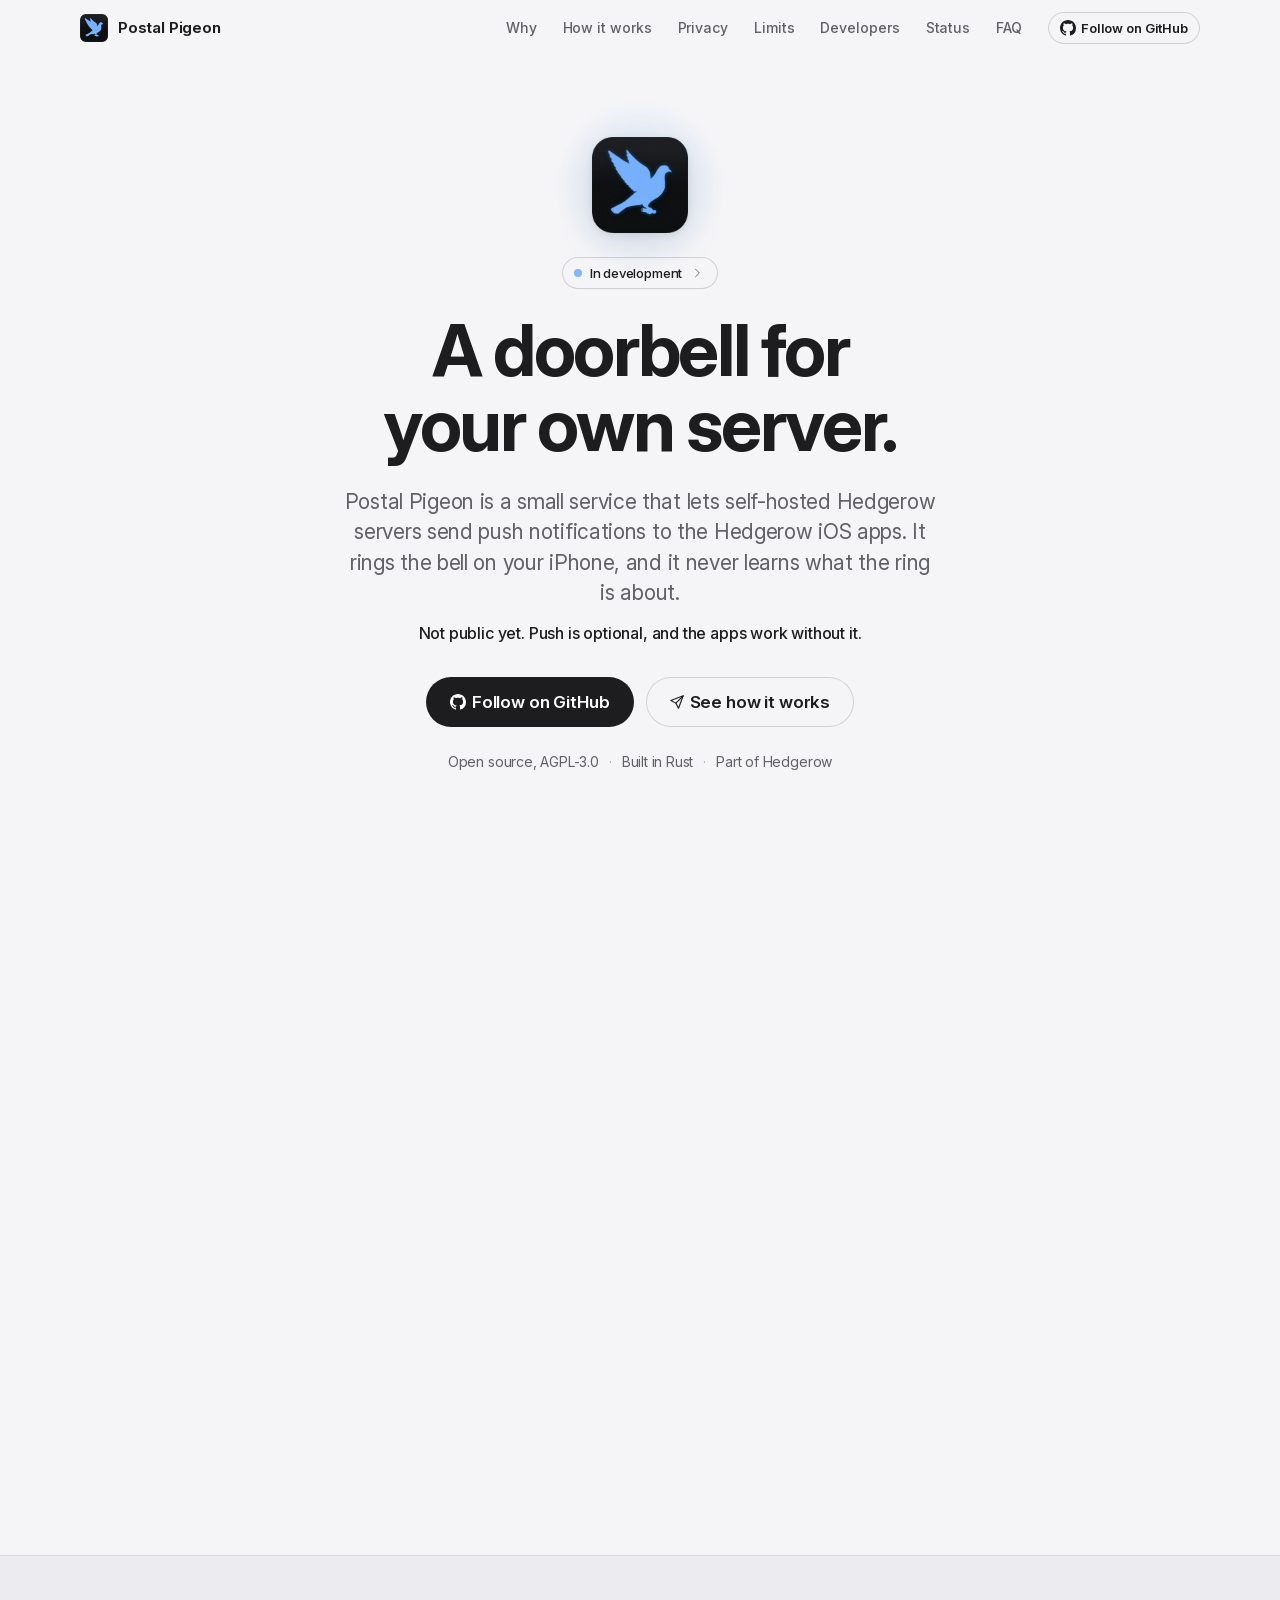
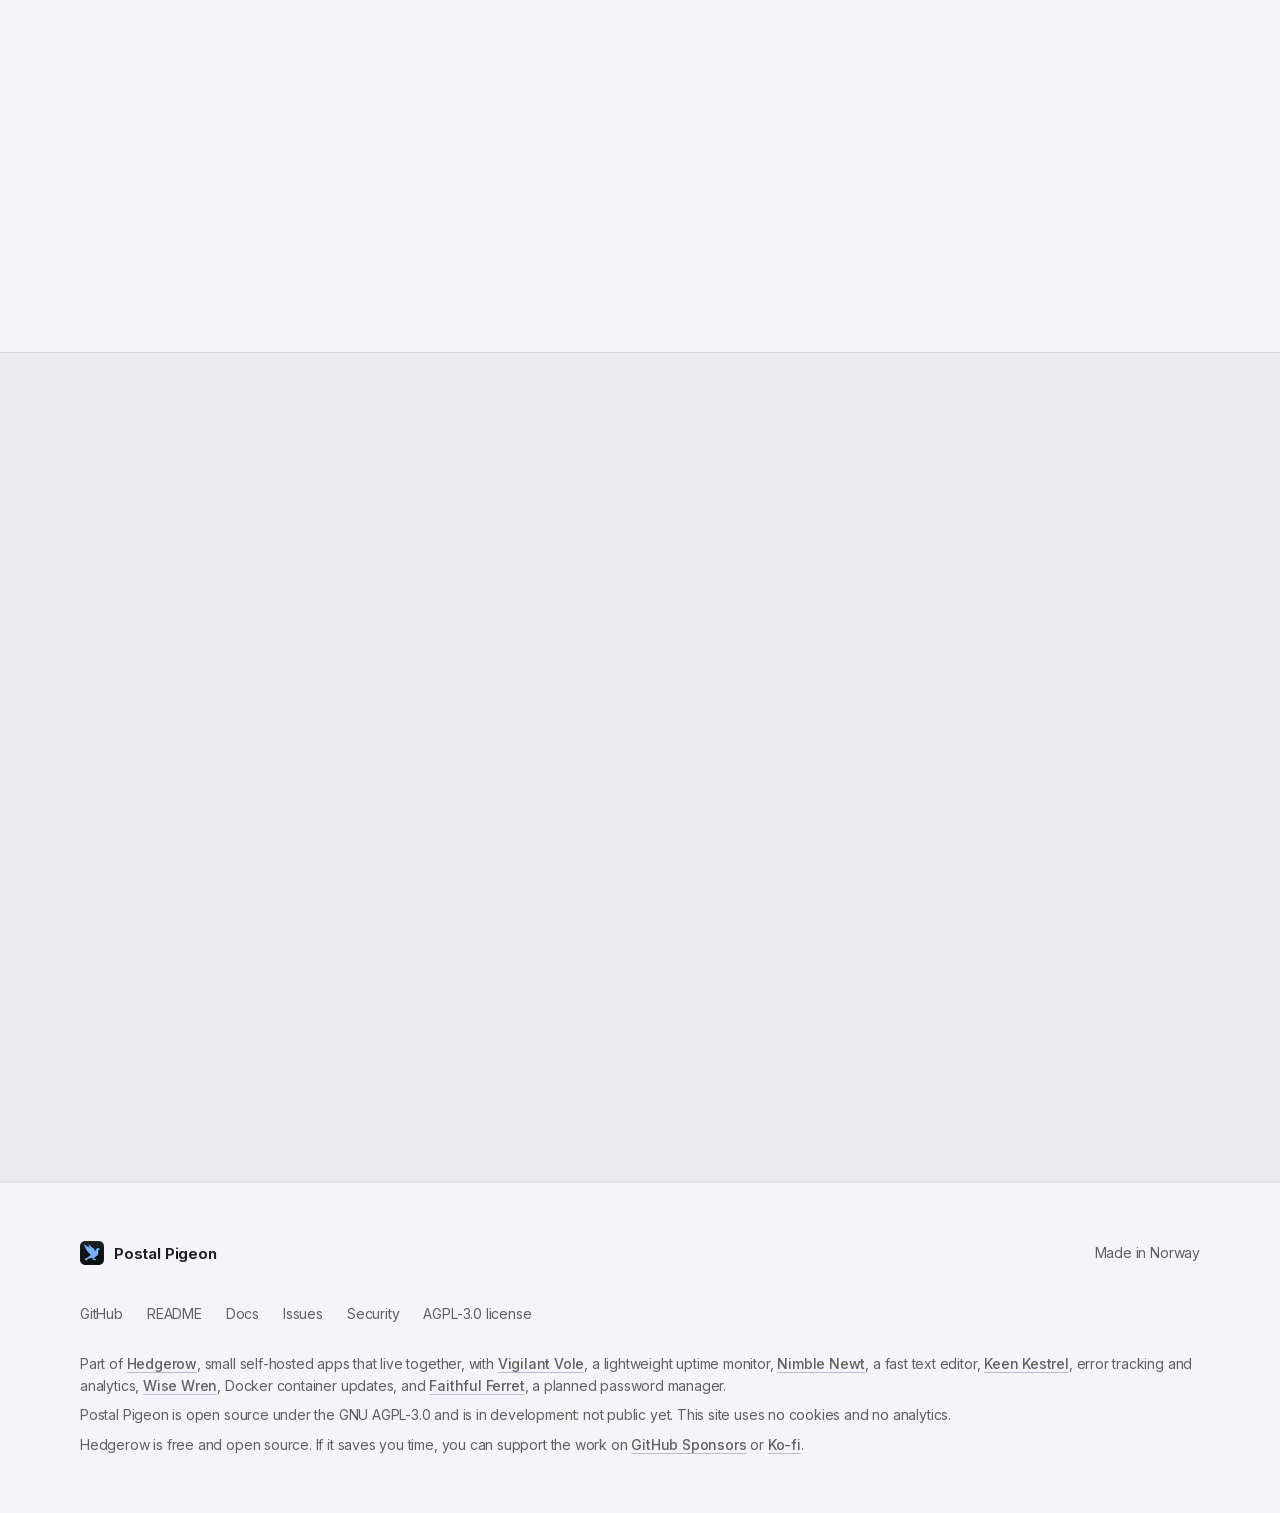
<file: site/index.html>
<!doctype html>
<html lang="en">
  <head>
    <meta charset="utf-8" />
    <meta name="viewport" content="width=device-width, initial-scale=1, viewport-fit=cover" />
    <meta
      http-equiv="Content-Security-Policy"
      content="default-src 'none'; script-src 'self' 'sha256-WZRJfWvsnNCPcxzZwvyhovnZGqhZaC+8gPGPRbx6wTk='; style-src 'self'; img-src 'self'; font-src 'self'; manifest-src 'self'; base-uri 'self'; form-action 'none'"
    />
    <title>Postal Pigeon — the push relay for self-hosted Hedgerow servers (in development)</title>
    <meta
      name="description"
      content="Postal Pigeon is a small open source service that lets self-hosted Hedgerow servers send push notifications to the Hedgerow iOS apps. It is a content-free doorbell: it never learns what happened. In development, not public yet."
    />
    <script>document.documentElement.classList.add("js");</script>
    <link rel="canonical" href="https://hedgerow.tools/Postal-Pigeon/" />
    <link rel="icon" href="favicon.png" type="image/png" sizes="48x48" />
    <link rel="apple-touch-icon" href="apple-touch-icon.png" />
    <link rel="manifest" href="manifest.webmanifest" />
    <meta name="color-scheme" content="light dark" />
    <meta name="theme-color" content="#0b0b0d" media="(prefers-color-scheme: dark)" />
    <meta name="theme-color" content="#f5f5f7" media="(prefers-color-scheme: light)" />
    <meta property="og:type" content="website" />
    <meta property="og:url" content="https://hedgerow.tools/Postal-Pigeon/" />
    <meta property="og:site_name" content="Postal Pigeon" />
    <meta property="og:title" content="Postal Pigeon — the push relay for self-hosted Hedgerow servers" />
    <meta
      property="og:description"
      content="A content-free doorbell: your own server asks Pigeon to ring your iPhone, and Pigeon never learns what happened. Open source, from the Hedgerow family. In development, not public yet."
    />
    <meta property="og:image" content="https://hedgerow.tools/Postal-Pigeon/assets/pigeon-icon.png" />
    <meta property="og:image:type" content="image/png" />
    <meta property="og:image:width" content="1024" />
    <meta property="og:image:height" content="1024" />
    <meta property="og:image:alt" content="The Postal Pigeon logo, a light blue pigeon carrying a message on a dark tile." />
    <meta name="twitter:card" content="summary" />
    <meta name="twitter:title" content="Postal Pigeon — the push relay for self-hosted Hedgerow servers" />
    <meta
      name="twitter:description"
      content="A content-free doorbell: your own server asks Pigeon to ring your iPhone, and Pigeon never learns what happened. Open source, from the Hedgerow family. In development, not public yet."
    />
    <meta name="twitter:image" content="https://hedgerow.tools/Postal-Pigeon/assets/pigeon-icon.png" />
    <link rel="preload" href="fonts/InterVariable.woff2" as="font" type="font/woff2" crossorigin />
    <link rel="stylesheet" href="styles.css" />
    <script type="application/ld+json">
      {
        "@context": "https://schema.org",
        "@type": "SoftwareApplication",
        "name": "Postal Pigeon",
        "description": "A small open source push relay that lets self-hosted Hedgerow servers send content-free push notifications to the Hedgerow iOS apps. In development; not public yet.",
        "url": "https://hedgerow.tools/Postal-Pigeon/",
        "applicationCategory": "DeveloperApplication",
        "operatingSystem": "Docker (planned)",
        "image": "https://hedgerow.tools/Postal-Pigeon/icon-512.png",
        "license": "https://github.com/Ferdinand99/Postal-Pigeon/blob/main/LICENSE",
        "sameAs": ["https://github.com/Ferdinand99/Postal-Pigeon"]
      }
    </script>
    <script src="app.js" defer></script>
  </head>
  <body>
    <svg width="0" height="0" class="vh" aria-hidden="true" focusable="false">
      <symbol id="gh" viewBox="0 0 16 16">
        <path d="M8 0C3.58 0 0 3.58 0 8c0 3.54 2.29 6.53 5.47 7.59.4.07.55-.17.55-.38 0-.19-.01-.82-.01-1.49-2.01.37-2.53-.49-2.69-.94-.09-.23-.48-.94-.82-1.13-.28-.15-.68-.52-.01-.53.63-.01 1.08.58 1.23.82.72 1.21 1.87.87 2.33.66.07-.52.28-.87.51-1.07-1.78-.2-3.64-.89-3.64-3.95 0-.87.31-1.59.82-2.15-.08-.2-.36-1.02.08-2.12 0 0 .67-.21 2.2.82.64-.18 1.32-.27 2-.27.68 0 1.36.09 2 .27 1.53-1.04 2.2-.82 2.2-.82.44 1.1.16 1.92.08 2.12.51.56.82 1.27.82 2.15 0 3.07-1.87 3.75-3.65 3.95.29.25.54.73.54 1.48 0 1.07-.01 1.93-.01 2.2 0 .21.15.46.55.38A8.01 8.01 0 0 0 16 8c0-4.42-3.58-8-8-8z" />
      </symbol>
    </svg>

    <a class="skip" href="#main">Skip to content</a>

    <header class="topbar" id="top">
      <div class="wrap topbar-inner">
        <a class="brand" href="#top">
          <img src="favicon.png" alt="" width="28" height="28" />
          <span>Postal Pigeon</span>
        </a>

        <button class="nav-toggle" type="button" aria-label="Menu" aria-expanded="false" aria-controls="topnav" hidden>
          <span></span><span></span>
        </button>

        <nav class="topnav" id="topnav" aria-label="Main">
          <a class="topnav-link" href="#why">Why</a>
          <a class="topnav-link" href="#how">How it works</a>
          <a class="topnav-link" href="#privacy">Privacy</a>
          <a class="topnav-link" href="#limits">Limits</a>
          <a class="topnav-link" href="#developers">Developers</a>
          <a class="topnav-link" href="#status">Status</a>
          <a class="topnav-link" href="#faq">FAQ</a>
          <a class="btn btn-ghost btn-sm" href="https://github.com/Ferdinand99/Postal-Pigeon" aria-label="Follow Postal Pigeon on GitHub">
            <svg class="gh-mark" aria-hidden="true"><use href="#gh"></use></svg>
            <span>Follow on GitHub</span>
          </a>
        </nav>
      </div>
    </header>

    <main id="main">
      <!-- Hero ============================================================ -->
      <section class="hero" aria-labelledby="hero-title">
        <div class="wrap">
          <div class="hero-copy">
            <div class="hero-icon">
              <img src="icon-512.png" width="96" height="96" alt="" />
            </div>
            <a class="live-pill" href="#status">
              <span class="dot" aria-hidden="true"></span>
              <span>In development</span>
              <svg class="icon" aria-hidden="true"><use href="assets/icons.svg#chevron-right"></use></svg>
            </a>
            <h1 class="display" id="hero-title">A doorbell for<br class="br-wide" /> your own server.</h1>
            <p class="lead">
              Postal Pigeon is a small service that lets self-hosted Hedgerow servers send push
              notifications to the Hedgerow iOS apps. It rings the bell on your iPhone, and it never
              learns what the ring is about.
            </p>
            <p class="hero-fine">Not public yet. Push is optional, and the apps work without it.</p>
            <div class="hero-actions">
              <a class="btn btn-primary btn-lg" href="https://github.com/Ferdinand99/Postal-Pigeon">
                <svg class="gh-mark" aria-hidden="true"><use href="#gh"></use></svg>
                <span>Follow on GitHub</span>
              </a>
              <a class="btn btn-ghost btn-lg" href="#how">
                <svg class="icon" aria-hidden="true"><use href="assets/icons.svg#send"></use></svg>
                <span>See how it works</span>
              </a>
            </div>
            <p class="hero-meta"><span>Open source, AGPL-3.0</span><span>Built in Rust</span><span>Part of Hedgerow</span></p>
          </div>
        </div>
      </section>

      <!-- Why ============================================================= -->
      <section class="section" id="why" aria-labelledby="why-title">
        <div class="wrap">
          <header class="section-head reveal">
            <p class="eyebrow">Why Pigeon</p>
            <h2 class="headline" id="why-title">Only one key can ring an iPhone app.</h2>
            <p class="sub">
              Apple only lets the holder of an app’s push key send notifications to that app. The
              Hedgerow iOS apps talk to servers that you host yourself, and those servers can’t hold the
              publisher’s key, because anyone who runs a server would then hold it too.
            </p>
          </header>

          <ul class="grid">
            <li class="card feature problem reveal">
              <span class="list-icon status-accent"><svg class="icon" aria-hidden="true"><use href="assets/icons.svg#key"></use></svg></span>
              <h3>Apple’s rule</h3>
              <p>Push notifications for an iOS app can only be sent by whoever holds that app’s <strong>Apple push key</strong>. Nobody else can ring it.</p>
            </li>
            <li class="card feature problem reveal d1">
              <span class="list-icon status-info"><svg class="icon" aria-hidden="true"><use href="assets/icons.svg#server"></use></svg></span>
              <h3>Your server can’t hold it</h3>
              <p>Hedgerow servers are run by many different people. Handing every one of them the publisher’s key would be the end of keeping it safe.</p>
            </li>
            <li class="card feature problem reveal d2">
              <span class="list-icon status-none"><svg class="icon" aria-hidden="true"><use href="assets/icons.svg#bell"></use></svg></span>
              <h3>So Pigeon rings for it</h3>
              <p>Your server asks Pigeon to wake up one specific app install. Pigeon holds the key and asks Apple to do it. That is the whole job.</p>
            </li>
          </ul>
        </div>
      </section>

      <!-- How it works ==================================================== -->
      <section class="section section-alt" id="how" aria-labelledby="how-title">
        <div class="wrap">
          <header class="section-head reveal">
            <p class="eyebrow">How it works</p>
            <h2 class="headline" id="how-title">A doorbell, not a messenger.</h2>
            <p class="sub">
              The push says only “something changed, ask your server”. What changed is never put in the
              push. The app asks your own server, and your server tells it.
            </p>
          </header>

          <figure class="flow reveal">
            <svg class="flow-svg flow-wide" viewBox="0 0 900 340" role="img" aria-labelledby="flow-wide-title flow-wide-desc">
              <title id="flow-wide-title">How a push travels</title>
              <desc id="flow-wide-desc">Step 1: your server asks Postal Pigeon to send a push. Step 2: Postal Pigeon passes it to Apple. Step 3: Apple delivers it to the Hedgerow app on your iPhone. Dashed lines: the app registered its device with Postal Pigeon once and gave a handle to your server, and after a push it asks your server what changed.</desc>
              <defs>
                <marker id="arr-w" viewBox="0 0 10 10" refX="8.5" refY="5" markerWidth="8" markerHeight="8" orient="auto-start-reverse">
                  <path class="flow-head" d="M1 1.5L8.5 5L1 8.5z" />
                </marker>
                <marker id="arr-wd" viewBox="0 0 10 10" refX="8.5" refY="5" markerWidth="8" markerHeight="8" orient="auto-start-reverse">
                  <path class="flow-head-dim" d="M1 1.5L8.5 5L1 8.5z" />
                </marker>
              </defs>

              <rect class="flow-node" x="30" y="30" width="200" height="80" rx="16" />
              <text class="flow-title" x="130" y="64" text-anchor="middle">Your server</text>
              <text class="flow-sub" x="130" y="88" text-anchor="middle">self-hosted</text>

              <rect class="flow-node flow-node-main" x="350" y="30" width="200" height="80" rx="16" />
              <text class="flow-title" x="450" y="64" text-anchor="middle">Postal Pigeon</text>
              <text class="flow-sub" x="450" y="88" text-anchor="middle">holds the push key</text>

              <rect class="flow-node" x="670" y="30" width="200" height="80" rx="16" />
              <text class="flow-title" x="770" y="64" text-anchor="middle">Apple</text>
              <text class="flow-sub" x="770" y="88" text-anchor="middle">push service</text>

              <rect class="flow-node" x="670" y="220" width="200" height="80" rx="16" />
              <text class="flow-title" x="770" y="254" text-anchor="middle">Your iPhone</text>
              <text class="flow-sub" x="770" y="278" text-anchor="middle">the Hedgerow app</text>

              <path class="flow-line" d="M232 70H346" marker-end="url(#arr-w)" />
              <path class="flow-line" d="M552 70H666" marker-end="url(#arr-w)" />
              <path class="flow-line" d="M770 112V216" marker-end="url(#arr-w)" />

              <circle class="flow-badge" cx="289" cy="70" r="14" />
              <text class="flow-badge-n" x="289" y="75.5" text-anchor="middle">1</text>
              <circle class="flow-badge" cx="609" cy="70" r="14" />
              <text class="flow-badge-n" x="609" y="75.5" text-anchor="middle">2</text>
              <circle class="flow-badge" cx="770" cy="164" r="14" />
              <text class="flow-badge-n" x="770" y="169.5" text-anchor="middle">3</text>

              <path class="flow-line-dim" d="M666 256H450V114" marker-end="url(#arr-wd)" />
              <text class="flow-note" x="460" y="244">registers its device, once</text>
              <path class="flow-line-dim" d="M666 288H130V114" marker-end="url(#arr-wd)" />
              <text class="flow-note" x="140" y="276">hands over a handle, then fetches the details</text>
            </svg>

            <svg class="flow-svg flow-tall" viewBox="0 0 360 560" role="img" aria-labelledby="flow-tall-title flow-tall-desc">
              <title id="flow-tall-title">How a push travels</title>
              <desc id="flow-tall-desc">Step 1: your server asks Postal Pigeon to send a push. Step 2: Postal Pigeon passes it to Apple. Step 3: Apple delivers it to the Hedgerow app on your iPhone. Dashed lines: the app registered its device with Postal Pigeon once and gave a handle to your server, and after a push it asks your server what changed.</desc>
              <defs>
                <marker id="arr-t" viewBox="0 0 10 10" refX="8.5" refY="5" markerWidth="8" markerHeight="8" orient="auto-start-reverse">
                  <path class="flow-head" d="M1 1.5L8.5 5L1 8.5z" />
                </marker>
                <marker id="arr-td" viewBox="0 0 10 10" refX="8.5" refY="5" markerWidth="8" markerHeight="8" orient="auto-start-reverse">
                  <path class="flow-head-dim" d="M1 1.5L8.5 5L1 8.5z" />
                </marker>
              </defs>

              <rect class="flow-node" x="90" y="10" width="180" height="76" rx="16" />
              <text class="flow-title" x="180" y="43" text-anchor="middle">Your server</text>
              <text class="flow-sub" x="180" y="66" text-anchor="middle">self-hosted</text>

              <rect class="flow-node flow-node-main" x="90" y="150" width="180" height="76" rx="16" />
              <text class="flow-title" x="180" y="183" text-anchor="middle">Postal Pigeon</text>
              <text class="flow-sub" x="180" y="206" text-anchor="middle">holds the push key</text>

              <rect class="flow-node" x="90" y="290" width="180" height="76" rx="16" />
              <text class="flow-title" x="180" y="323" text-anchor="middle">Apple</text>
              <text class="flow-sub" x="180" y="346" text-anchor="middle">push service</text>

              <rect class="flow-node" x="90" y="430" width="180" height="76" rx="16" />
              <text class="flow-title" x="180" y="463" text-anchor="middle">Your iPhone</text>
              <text class="flow-sub" x="180" y="486" text-anchor="middle">the Hedgerow app</text>

              <path class="flow-line" d="M180 88V146" marker-end="url(#arr-t)" />
              <path class="flow-line" d="M180 228V286" marker-end="url(#arr-t)" />
              <path class="flow-line" d="M180 368V426" marker-end="url(#arr-t)" />

              <circle class="flow-badge" cx="180" cy="117" r="14" />
              <text class="flow-badge-n" x="180" y="122.5" text-anchor="middle">1</text>
              <circle class="flow-badge" cx="180" cy="257" r="14" />
              <text class="flow-badge-n" x="180" y="262.5" text-anchor="middle">2</text>
              <circle class="flow-badge" cx="180" cy="397" r="14" />
              <text class="flow-badge-n" x="180" y="402.5" text-anchor="middle">3</text>

              <path class="flow-line-dim" d="M88 468H36V188H86" marker-end="url(#arr-td)" />
              <path class="flow-line-dim" d="M272 480H326V48H274" marker-end="url(#arr-td)" />
              <text class="flow-note" x="180" y="540" text-anchor="middle">Dashed: set-up and fetching the details</text>
            </svg>
            <figcaption>
              Solid lines are a push on its way. Dashed lines are the app talking to Pigeon once, to
              register its device, and to its own server, to hand over a handle and later fetch the details.
            </figcaption>
          </figure>

          <div class="how-cols">
            <div class="reveal">
              <h3 class="how-h">Once, when you connect a server</h3>
              <ol class="how-list">
                <li>The app gets its address from Apple and registers it with Pigeon directly. Pigeon gives it a device id and a private key that never leaves the phone.</li>
                <li>For each of your servers, the app asks Pigeon for a <strong>handle</strong>: an opaque code that lets one server ring this phone, and nobody else.</li>
                <li>The app gives the handle to that server over the connection it already has. Your server never learns the phone’s address, only the handle.</li>
              </ol>
            </div>
            <div class="reveal d1">
              <h3 class="how-h">Each time something happens</h3>
              <ol class="how-list">
                <li>Your server asks Pigeon to send a push to a handle, naming only the kind of push and an opaque reference.</li>
                <li>Pigeon builds the push itself, with fixed generic text, and hands it to Apple.</li>
                <li>The app wakes up and asks <strong>its own server</strong> what changed. The details appear on your phone, written there, and never pass through Pigeon or Apple.</li>
              </ol>
            </div>
          </div>

          <p class="later reveal">
            <strong>Fixed text, filled in on your phone.</strong> If the app can’t reach your server in
            time, the notification keeps its generic wording, such as “Something needs attention”. You
            still get the ring. Servers can’t make Pigeon display text of their choosing, so it can’t be
            used to put words in the app’s mouth.
          </p>
        </div>
      </section>

      <!-- Privacy ========================================================= -->
      <section class="section" id="privacy" aria-labelledby="privacy-title">
        <div class="wrap">
          <header class="section-head reveal">
            <p class="eyebrow">Privacy</p>
            <h2 class="headline" id="privacy-title">What the operator can and can’t see.</h2>
            <p class="sub">
              The official Pigeon is run by the Hedgerow maintainer. This is the plain-words version of
              what that means. The full privacy statement is in the
              <a href="https://github.com/Ferdinand99/Postal-Pigeon/blob/main/docs/design.md#14-privacy-statement">design document</a>.
            </p>
          </header>

          <ul class="grid grid-2">
            <li class="card feature reveal">
              <span class="list-icon status-accent"><svg class="icon" aria-hidden="true"><use href="assets/icons.svg#eye"></use></svg></span>
              <h3>What the operator can see</h3>
              <ul class="ticks">
                <li>Your phone’s <strong>push address</strong> (Apple’s token), the app it belongs to and whether it is a test build. It doesn’t name you.</li>
                <li><strong>When</strong> pushes are sent, how often, and the date a handle was last used.</li>
                <li>The internet address of your phone when the app registers, and of your server when it sends, while the request is handled.</li>
                <li>How many handles a phone has, roughly how many servers it is connected to, but not which.</li>
                <li>Which server product and version each server reports about itself.</li>
              </ul>
            </li>
            <li class="card feature reveal d1">
              <span class="list-icon status-up"><svg class="icon" aria-hidden="true"><use href="assets/icons.svg#eye-off"></use></svg></span>
              <h3>What the operator can’t see</h3>
              <ul class="ticks">
                <li><strong>What happened.</strong> There is no content in a push, so there is nothing to read.</li>
                <li>Your server’s name or address, in any stored form. Pigeon never calls your server and holds no key to it.</li>
                <li>Your server’s API tokens, your data, your monitors, your vault.</li>
                <li>Your name, e-mail address or an account. There are none.</li>
                <li>What is on your phone.</li>
              </ul>
            </li>
          </ul>

          <ul class="grid">
            <li class="card feature reveal">
              <span class="list-icon"><svg class="icon" aria-hidden="true"><use href="assets/icons.svg#clock"></use></svg></span>
              <h3>Logs kept for 7 days</h3>
              <p>The reverse proxy in front of Pigeon keeps access logs for at most <strong>seven days</strong>. Pigeon itself doesn’t log tokens, handles, credentials or client addresses.</p>
            </li>
            <li class="card feature reveal d1">
              <span class="list-icon"><svg class="icon" aria-hidden="true"><use href="assets/icons.svg#users"></use></svg></span>
              <h3>What Apple sees</h3>
              <p>The device token, the app, the time and the tiny content-free message, as it does for every iOS push. Apple’s own privacy terms apply.</p>
            </li>
            <li class="card feature reveal d2">
              <span class="list-icon"><svg class="icon" aria-hidden="true"><use href="assets/icons.svg#shield-check"></use></svg></span>
              <h3>What Pigeon never does</h3>
              <p>Sell or share data, add analytics or advertising, build profiles, call your server, or send anything but a “something changed” signal.</p>
            </li>
          </ul>

          <div class="steps-notes">
            <div class="callout status-info reveal">
              <svg class="icon" aria-hidden="true"><use href="assets/icons.svg#info"></use></svg>
              <p>
                <span class="callout-title">The honest limit</span>
                While a push is being sent, the operator’s system necessarily sees which server asked for
                which handle. Pigeon doesn’t store that pairing or write it to its logs, but a modified
                relay could. That is why the design says “as far as practical”, not “impossible”.
              </p>
            </div>
            <div class="callout status-up reveal d1">
              <svg class="icon" aria-hidden="true"><use href="assets/icons.svg#check-circle"></use></svg>
              <p>
                <span class="callout-title">You stay in control</span>
                Push is off by default on every server. You can turn it off in the app and on the
                server, cut off a single server from the app (Pigeon enforces it), or delete your device
                record and Pigeon forgets it at once.
              </p>
            </div>
          </div>
        </div>
      </section>

      <!-- Platforms ======================================================= -->
      <section class="section section-alt" id="platforms" aria-labelledby="platforms-title">
        <div class="wrap">
          <header class="section-head reveal">
            <p class="eyebrow">Who uses it</p>
            <h2 class="headline" id="platforms-title">iOS needs Pigeon. Android doesn’t.</h2>
            <p class="sub">
              Pigeon exists because of how Apple’s push service works. Elsewhere, and whenever you would
              rather not use it, everything keeps working.
            </p>
          </header>

          <ul class="grid grid-2">
            <li class="card feature reveal">
              <span class="list-icon status-accent"><svg class="icon" aria-hidden="true"><use href="assets/icons.svg#bell"></use></svg></span>
              <h3>The Hedgerow iOS apps</h3>
              <p>The Hedgerow app, for your own <a href="https://hedgerow.tools/Vigilant-Vole/">Vigilant Vole</a>, <a href="https://hedgerow.tools/Keen-Kestrel/">Keen Kestrel</a> and <a href="https://hedgerow.tools/Wise-Wren/">Wise Wren</a>, and later <a href="https://hedgerow.tools/Faithful-Ferret/">Faithful Ferret</a>, use Pigeon to get pushes from your servers.</p>
            </li>
            <li class="card feature reveal d1">
              <span class="list-icon"><svg class="icon" aria-hidden="true"><use href="assets/icons.svg#plug"></use></svg></span>
              <h3>Android uses UnifiedPush</h3>
              <p>Android builds get pushes through a distributor you choose, such as ntfy, and your server talks to it directly. Pigeon isn’t involved at all.</p>
            </li>
            <li class="card feature reveal">
              <span class="list-icon"><svg class="icon" aria-hidden="true"><use href="assets/icons.svg#pause"></use></svg></span>
              <h3>Off by default</h3>
              <p>Push is optional on every server. Without it, the apps update when you open them, when you pull to refresh, and when iOS refreshes them in the background.</p>
            </li>
            <li class="card feature reveal d1">
              <span class="list-icon"><svg class="icon" aria-hidden="true"><use href="assets/icons.svg#server"></use></svg></span>
              <h3>Run your own</h3>
              <p>The push key belongs to the official apps. If you build your own version of an app, you run your own Pigeon with your own Apple developer account. The code is open for that reason.</p>
            </li>
          </ul>
        </div>
      </section>

      <!-- Limits ========================================================== -->
      <section class="section" id="limits" aria-labelledby="limits-title">
        <div class="wrap">
          <header class="section-head reveal">
            <p class="eyebrow">Limits and fair use</p>
            <h2 class="headline" id="limits-title">Free to use, with sensible limits.</h2>
            <p class="sub">
              The official Pigeon is free, and there are no supporter tiers planned. The limits keep it
              usable for everyone and keep Apple happy with the shared push key. These are starting
              values and will be tuned from real use.
            </p>
          </header>

          <ul class="grid grid-2 limits">
            <li class="card feature reveal">
              <h3>Per connection</h3>
              <dl class="facts">
                <div><dt>Notifications</dt><dd>6 an hour</dd></div>
                <div><dt>Silent refreshes</dt><dd>30 an hour</dd></div>
              </dl>
              <p>One server can ring one phone at most this often.</p>
            </li>
            <li class="card feature reveal d1">
              <h3>Per phone</h3>
              <dl class="facts">
                <div><dt>Notifications</dt><dd>30 an hour</dd></div>
                <div><dt>Silent refreshes</dt><dd>120 an hour</dd></div>
              </dl>
              <p>All your servers together, so one busy server can’t drown out the rest.</p>
            </li>
            <li class="card feature reveal">
              <h3>Per server</h3>
              <dl class="facts">
                <div><dt>New server</dt><dd>600 an hour</dd></div>
                <div><dt>Established server</dt><dd>6,000 an hour</dd></div>
              </dl>
              <p>A server becomes established after seven days without hitting a limit.</p>
            </li>
            <li class="card feature reveal d1">
              <h3>Size and batching</h3>
              <dl class="facts">
                <div><dt>Request size</dt><dd>2 KiB</dd></div>
                <div><dt>Phones per request</dt><dd>up to 25</dd></div>
              </dl>
              <p>Bursts should be batched, for example one notification per incident rather than per check.</p>
            </li>
          </ul>

          <ul class="grid">
            <li class="card feature reveal">
              <span class="list-icon"><svg class="icon" aria-hidden="true"><use href="assets/icons.svg#check-circle"></use></svg></span>
              <h3>Fair use</h3>
              <p>Send only to phones whose owners gave your server a handle, and only “something changed” signals. No bulk or promotional sending.</p>
            </li>
            <li class="card feature reveal d1">
              <span class="list-icon"><svg class="icon" aria-hidden="true"><use href="assets/icons.svg#alert"></use></svg></span>
              <h3>No guarantee</h3>
              <p>Apple’s push service doesn’t guarantee delivery, and neither does Pigeon. The apps never rely on push alone.</p>
            </li>
            <li class="card feature reveal d2">
              <span class="list-icon"><svg class="icon" aria-hidden="true"><use href="assets/icons.svg#shield"></use></svg></span>
              <h3>Misuse has limits too</h3>
              <p>Servers that keep hitting limits are suspended, and you can cut off a single server from the app at any time. An abuse contact will be published when Pigeon opens.</p>
            </li>
          </ul>
        </div>
      </section>

      <!-- Developers ====================================================== -->
      <section class="section section-alt" id="developers" aria-labelledby="developers-title">
        <div class="wrap">
          <div class="split">
            <div class="split-copy reveal">
              <p class="eyebrow">For server developers</p>
              <h2 class="headline" id="developers-title">A small, plain API.</h2>
              <p class="sub">
                Pigeon speaks JSON over HTTPS under <code>/v1</code>. A server registers itself with a
                small proof of work and no sign-up, then sends pushes to the handles its users gave it.
                A server can send nothing to anyone who hasn’t given it a handle.
              </p>
              <ul class="ticks vole-ticks">
                <li>Open registration, no approval step.</li>
                <li>A request names up to 25 handles, a kind (<code>alert</code> or <code>sync</code>) and an opaque reference.</li>
                <li>The answer has one result per handle: <code>accepted</code>, <code>duplicate</code>, <code>gone</code>, <code>limited</code> or <code>unavailable</code>.</li>
                <li>Pigeon never receives your server’s address, and your server never receives a phone’s address.</li>
                <li>Changes within <code>/v1</code> are additive only. A breaking change gets <code>/v2</code>, served alongside for at least a year.</li>
              </ul>
              <p class="split-note">
                The full API and the design are in the
                <a href="https://github.com/Ferdinand99/Postal-Pigeon/tree/main/docs">docs folder</a>
                of the repository. The API is not final until the first release.
              </p>
            </div>
            <div class="split-art reveal d1">
              <div class="code-card">
                <pre tabindex="0" aria-label="Example request to send a push"><code><span class="c">// Sent by your server. Content-free by design.</span>
POST /v1/push
Authorization: Bearer &lt;instance credential&gt;

{
  "event_id": "7f6c8e0e-…",
  "handles": ["hrh_…"],
  "kind": "alert",
  "ref": "inc_9f3a1c",
  "ttl": 3600
}

<span class="c">// The answer, one result per handle</span>
{ "results": [ { "status": "accepted" } ] }</code></pre>
              </div>
            </div>
          </div>
        </div>
      </section>

      <!-- Status ========================================================== -->
      <section class="section" id="status" aria-labelledby="status-title">
        <div class="wrap">
          <header class="section-head reveal">
            <p class="eyebrow">Status</p>
            <h2 class="headline" id="status-title">In development, not public yet.</h2>
            <p class="sub">
              The design and threat model are written and published, and the relay is being built. There
              is nothing to sign up for or install yet, and there are no dates: each step is done when it
              works.
            </p>
          </header>

          <ol class="roadmap">
            <li class="milestone is-done reveal">
              <span class="ms-marker" aria-hidden="true"><svg class="icon"><use href="assets/icons.svg#check"></use></svg></span>
              <div class="ms-body">
                <p class="ms-status"><span class="pill status-up"><span class="dot"></span>Done</span></p>
                <h3>Design and threat model</h3>
                <p>The API, how phones and servers register, what is stored and for how long, the limits, key handling and the privacy statement, all published.</p>
              </div>
            </li>
            <li class="milestone is-now reveal">
              <span class="ms-marker" aria-hidden="true"><span class="dot is-live"></span></span>
              <div class="ms-body">
                <p class="ms-status"><span class="pill status-accent"><span class="dot"></span>Now</span></p>
                <h3>Building the relay</h3>
                <p>One small Rust service with a SQLite database, behind a TLS proxy, with a health endpoint and an admin command line.</p>
              </div>
            </li>
            <li class="milestone reveal">
              <span class="ms-marker" aria-hidden="true"></span>
              <div class="ms-body">
                <p class="ms-status"><span class="pill">Then</span></p>
                <h3>Hedgerow app and servers switch it on</h3>
                <p>The Hedgerow iOS app and the servers get push support, off by default, and are tested end to end with real devices.</p>
              </div>
            </li>
            <li class="milestone reveal">
              <span class="ms-marker" aria-hidden="true"></span>
              <div class="ms-body">
                <p class="ms-status"><span class="pill">Then</span></p>
                <h3>The official Pigeon opens</h3>
                <p>With the API description, a conformance test suite and an abuse contact published alongside it.</p>
              </div>
            </li>
          </ol>
        </div>
      </section>

      <!-- FAQ ============================================================= -->
      <section class="section section-alt" id="faq" aria-labelledby="faq-title">
        <div class="wrap">
          <header class="section-head reveal">
            <h2 class="headline" id="faq-title">Questions.</h2>
          </header>
          <ul class="faq reveal">
            <li>
              <details>
                <summary>Can I use it now?<svg class="icon" aria-hidden="true"><use href="assets/icons.svg#chevron-down"></use></svg></summary>
                <div class="faq-body">
                  <p>
                    Not yet. It is in development and the official relay isn’t public. Watch or star the
                    <a href="https://github.com/Ferdinand99/Postal-Pigeon">repository</a> to hear about progress.
                  </p>
                </div>
              </details>
            </li>
            <li>
              <details>
                <summary>Do I need it?<svg class="icon" aria-hidden="true"><use href="assets/icons.svg#chevron-down"></use></svg></summary>
                <div class="faq-body">
                  <p>
                    Only if you want push notifications on an iPhone from your own Hedgerow servers. On
                    Android you don’t, and on iOS push is optional: without it the apps update when you open them.
                  </p>
                </div>
              </details>
            </li>
            <li>
              <details>
                <summary>What happens if Pigeon is down?<svg class="icon" aria-hidden="true"><use href="assets/icons.svg#chevron-down"></use></svg></summary>
                <div class="faq-body">
                  <p>
                    Nothing breaks. Push is a speed-up, never a requirement. The apps keep working against
                    your servers, and your servers’ other alert channels, such as e-mail, chat and
                    webhooks, aren’t delayed. Pushes resume when Pigeon is back.
                  </p>
                </div>
              </details>
            </li>
            <li>
              <details>
                <summary>Does it store my notifications?<svg class="icon" aria-hidden="true"><use href="assets/icons.svg#chevron-down"></use></svg></summary>
                <div class="faq-body">
                  <p>
                    There is nothing to store. A push carries no content and isn’t kept: if Pigeon
                    can’t hand it to Apple, it is dropped, not queued for later. Pigeon keeps only a
                    sealed device token, opaque handles and small counters.
                  </p>
                </div>
              </details>
            </li>
            <li>
              <details>
                <summary>Can I run my own Pigeon?<svg class="icon" aria-hidden="true"><use href="assets/icons.svg#chevron-down"></use></svg></summary>
                <div class="faq-body">
                  <p>
                    Yes. It is open source and meant to be run as one small container. Because only the
                    holder of an app’s push key can ring that app, a relay of your own is useful with
                    your own build of the app and your own Apple developer account.
                  </p>
                </div>
              </details>
            </li>
            <li>
              <details>
                <summary>Is it open source?<svg class="icon" aria-hidden="true"><use href="assets/icons.svg#chevron-down"></use></svg></summary>
                <div class="faq-body">
                  <p>
                    Yes, under the
                    <a href="https://github.com/Ferdinand99/Postal-Pigeon/blob/main/LICENSE">GNU AGPL-3.0-only</a>.
                    Contributions aren’t open yet. Please report security problems privately, as described in the
                    <a href="https://github.com/Ferdinand99/Postal-Pigeon/blob/main/SECURITY.md">security policy</a>.
                  </p>
                </div>
              </details>
            </li>
            <li>
              <details>
                <summary>Has it been audited?<svg class="icon" aria-hidden="true"><use href="assets/icons.svg#chevron-down"></use></svg></summary>
                <div class="faq-body">
                  <p>
                    No external audit is funded. The design keeps the relay small and content-free on
                    purpose, so a mistake in it costs as little as possible, and the threat model is
                    public for anyone to check.
                  </p>
                </div>
              </details>
            </li>
          </ul>
        </div>
      </section>
    </main>

    <footer class="footer">
      <div class="wrap">
        <div class="footer-top">
          <a class="brand" href="#top">
            <img src="favicon.png" alt="" width="24" height="24" loading="lazy" />
            <span>Postal Pigeon</span>
          </a>
          <span>Made in Norway</span>
        </div>
        <nav aria-label="Project links">
          <ul class="footer-links">
            <li><a href="https://github.com/Ferdinand99/Postal-Pigeon">GitHub</a></li>
            <li><a href="https://github.com/Ferdinand99/Postal-Pigeon#readme">README</a></li>
            <li><a href="https://github.com/Ferdinand99/Postal-Pigeon/tree/main/docs">Docs</a></li>
            <li><a href="https://github.com/Ferdinand99/Postal-Pigeon/issues">Issues</a></li>
            <li><a href="https://github.com/Ferdinand99/Postal-Pigeon/blob/main/SECURITY.md">Security</a></li>
            <li><a href="https://github.com/Ferdinand99/Postal-Pigeon/blob/main/LICENSE">AGPL-3.0 license</a></li>
          </ul>
        </nav>
        <p class="sibling">
          Part of <a href="https://hedgerow.tools/">Hedgerow</a>, small self-hosted apps that live
          together, with <a href="https://hedgerow.tools/Vigilant-Vole/">Vigilant Vole</a>, a
          lightweight uptime monitor, <a href="https://hedgerow.tools/Nimble-Newt/">Nimble Newt</a>,
          a fast text editor, <a href="https://hedgerow.tools/Keen-Kestrel/">Keen Kestrel</a>,
          error tracking and analytics, <a href="https://hedgerow.tools/Wise-Wren/">Wise Wren</a>,
          Docker container updates, and <a href="https://hedgerow.tools/Faithful-Ferret/">Faithful Ferret</a>,
          a planned password manager.
        </p>
        <p>
          Postal Pigeon is open source under the GNU AGPL-3.0 and is in development: not public
          yet. This site uses no cookies and no analytics.
        </p>
        <p class="sibling">
          Hedgerow is free and open source. If it saves you time, you can support the work on
          <a href="https://github.com/sponsors/Ferdinand99">GitHub Sponsors</a> or
          <a href="https://ko-fi.com/ferdinand99">Ko-fi</a>.
        </p>
      </div>
    </footer>
  </body>
</html>
</file>
<file: site/styles.css>
/* ==========================================================================
   Postal Pigeon — landing page
   No build step, no third-party requests. The tokens and components below
   come from the family design system (Vigilant Vole's docs/design-system.md,
   also used by the Wise Wren, Keen Kestrel and Faithful Ferret sites), so Pigeon reads
   as a sibling. The pigeon's light blue is the site's accent: glow and highlights, used
   sparingly.

    1. Font
    2. Tokens (family) + landing tokens
    3. Base
    4. Typography + display sizes
    5. Buttons
    6. Cards, lists, pills, callouts, stats, code, chips
    7. Landing: nav, hero, sections, feature rows, mocks (concepts),
       safe update steps, modes, targets, architecture, roadmap, FAQ,
       footer, 404
    8. Motion, responsive, preferences
   ========================================================================== */

/* 1. Font ----------------------------------------------------------------- */
@font-face {
  font-family: "InterVariable";
  src: url("fonts/InterVariable.woff2") format("woff2");
  font-weight: 100 900;
  font-style: normal;
  font-display: swap;
}

/* 2. Tokens ----------------------------------------------------------------
   Same values as the app. light-dark(): first value light, second dark.
   The site follows the system theme. */
:root {
  color-scheme: light dark;

  /* Surfaces */
  --bg: light-dark(#f5f5f7, #0b0b0d);
  --bg-2: light-dark(#ececf0, #111113);
  --card: light-dark(#ffffff, #161618);
  --fill: light-dark(rgba(118, 118, 128, 0.12), rgba(118, 118, 128, 0.22));
  --fill-2: light-dark(rgba(118, 118, 128, 0.2), rgba(118, 118, 128, 0.32));
  --hover: light-dark(rgba(0, 0, 0, 0.035), rgba(255, 255, 255, 0.045));
  --pressed: light-dark(rgba(0, 0, 0, 0.07), rgba(255, 255, 255, 0.08));
  --line: light-dark(rgba(0, 0, 0, 0.08), rgba(255, 255, 255, 0.08));
  --line-strong: light-dark(rgba(0, 0, 0, 0.15), rgba(255, 255, 255, 0.14));

  /* Materials */
  --bar: light-dark(rgba(245, 245, 247, 0.76), rgba(11, 11, 13, 0.72));
  --blur-bar: blur(20px) saturate(180%);

  /* Text */
  --text: light-dark(#1d1d1f, #f5f5f7);
  /* Light muted is a shade darker than the app's #6e6e73, so grey text stays
     above 4.5:1 on --bg-2 and on --fill tints (code, pills) too. */
  --muted: light-dark(#606065, #a1a1a6);
  --faint: light-dark(#aeaeb2, #6e6e73); /* decorative only */
  --on-inverse: light-dark(#ffffff, #0b0b0d);

  /* Brand (the family's) — links, focus, selection. Use sparingly. */
  --brand: light-dark(#6656e8, #8b7dff);
  --brand-ring: light-dark(rgba(102, 86, 232, 0.22), rgba(139, 125, 255, 0.32));

  /* Accent: the ferret's mint (#7fb8ff, provisional). Mint on a light
     background fails contrast (1.5:1), so text uses a deep teal there (5.9:1
     on --bg, 5.2:1 on the mint tint over --bg-2); the bright mint is only
     decoration in the light theme. In the dark theme it is 11:1 on --bg. */
  --accent: #7fb8ff;
  --accent-text: light-dark(#0b5bb5, #7fb8ff);
  --accent-fill: light-dark(rgba(127, 184, 255, 0.2), rgba(127, 184, 255, 0.14));
  --accent-line: light-dark(rgba(11, 91, 181, 0.4), rgba(127, 184, 255, 0.45));
  --accent-glow: light-dark(rgba(127, 184, 255, 0.3), rgba(127, 184, 255, 0.2));

  /* Status (Apple system colours) */
  --ok: light-dark(#34c759, #30d158);
  --ok-text: light-dark(#1b7330, #30d158); /* 4.9:1 on --ok-fill over white */
  --ok-fill: light-dark(rgba(52, 199, 89, 0.14), rgba(48, 209, 88, 0.15));
  --warn: light-dark(#ffcc00, #ffd60a);
  --warn-text: light-dark(#8f5000, #ffd60a);
  --warn-fill: light-dark(rgba(255, 204, 0, 0.2), rgba(255, 214, 10, 0.14));
  --bad: light-dark(#ff3b30, #ff453a);
  --bad-text: light-dark(#d70015, #ff6961);
  --bad-fill: light-dark(rgba(255, 59, 48, 0.11), rgba(255, 69, 58, 0.16));
  --info: light-dark(#007aff, #0a84ff);
  --info-text: light-dark(#0062cc, #409cff);
  --info-fill: light-dark(rgba(0, 122, 255, 0.1), rgba(10, 132, 255, 0.18));
  --neutral: light-dark(#8e8e93, #8e8e93);
  --neutral-text: light-dark(#6e6e73, #a1a1a6);
  --neutral-fill: light-dark(rgba(118, 118, 128, 0.14), rgba(118, 118, 128, 0.24));

  /* Shadows */
  --shadow-color: light-dark(rgba(0, 0, 0, 0.08), rgba(0, 0, 0, 0.5));
  --shadow-card: 0 1px 2px light-dark(rgba(0, 0, 0, 0.04), rgba(0, 0, 0, 0));
  --shadow-pop: 0 10px 30px -6px var(--shadow-color), 0 2px 6px light-dark(rgba(0, 0, 0, 0.06), rgba(0, 0, 0, 0.3));
  --shadow-sheet: 0 30px 80px -20px light-dark(rgba(0, 0, 0, 0.3), rgba(0, 0, 0, 0.8));

  /* Type */
  --font: "InterVariable", "Inter", system-ui, -apple-system, "Segoe UI", Roboto, "Helvetica Neue", Arial, sans-serif;
  --mono: ui-monospace, "SF Mono", "JetBrains Mono", Menlo, Consolas, monospace;

  /* Spacing (4px grid) */
  --sp-1: 0.25rem;
  --sp-2: 0.5rem;
  --sp-3: 0.75rem;
  --sp-4: 1rem;
  --sp-5: 1.25rem;
  --sp-6: 1.5rem;
  --sp-8: 2rem;
  --sp-10: 2.5rem;
  --sp-12: 3rem;
  --sp-16: 4rem;

  /* Radii */
  --r-xs: 6px;
  --r-sm: 10px;
  --r-md: 14px;
  --r-lg: 18px;
  --r-xl: 22px;
  --r-full: 999px;

  /* Layout */
  --wrap: 1120px;
  --gutter: 24px;
  --topbar-h: 56px;
  --safe-top: env(safe-area-inset-top, 0px);
  --safe-left: env(safe-area-inset-left, 0px);
  --safe-right: env(safe-area-inset-right, 0px);

  /* Motion */
  --ease-out: cubic-bezier(0.23, 1, 0.32, 1);
  --dur-press: 120ms;
  --dur-ui: 200ms;

  /* Layers */
  --z-nav: 50;
  --z-skip: 120;

  /* Landing only: section rhythm, reveal */
  --section: 128px;
  --dur-reveal: 600ms;
  --stagger: 60ms;
}

/* Status mapping — one class sets the trio every status-aware component reads. */
.status-up {
  --status: var(--ok);
  --status-text: var(--ok-text);
  --status-fill: var(--ok-fill);
}
.status-down {
  --status: var(--bad);
  --status-text: var(--bad-text);
  --status-fill: var(--bad-fill);
}
.status-warning {
  --status: var(--warn);
  --status-text: var(--warn-text);
  --status-fill: var(--warn-fill);
}
.status-info {
  --status: var(--info);
  --status-text: var(--info-text);
  --status-fill: var(--info-fill);
}
.status-none {
  --status: var(--neutral);
  --status-text: var(--neutral-text);
  --status-fill: var(--neutral-fill);
}
.status-accent {
  --status: var(--accent);
  --status-text: var(--accent-text);
  --status-fill: var(--accent-fill);
}

/* 3. Base ----------------------------------------------------------------- */
*,
*::before,
*::after {
  box-sizing: border-box;
}
html {
  -webkit-text-size-adjust: 100%;
  -webkit-tap-highlight-color: transparent;
  scroll-padding-top: calc(var(--topbar-h) + 16px);
  overflow-x: clip;
  background: var(--bg);
}
@media (prefers-reduced-motion: no-preference) {
  html:focus-within {
    scroll-behavior: smooth;
  }
}
body {
  margin: 0;
  overflow-x: clip;
  background: var(--bg);
  color: var(--text);
  font-family: var(--font);
  font-size: 1.0625rem;
  line-height: 1.55;
  letter-spacing: -0.011em;
  font-optical-sizing: auto;
  -webkit-font-smoothing: antialiased;
  -moz-osx-font-smoothing: grayscale;
  text-rendering: optimizeLegibility;
}
img,
svg {
  display: block;
  max-width: 100%;
}
img {
  height: auto;
}
[hidden] {
  display: none !important;
}
::selection {
  background: var(--brand-ring);
}
:focus-visible {
  outline: 2px solid var(--brand);
  outline-offset: 2px;
}
a {
  color: var(--brand);
  text-decoration-line: underline;
  text-decoration-color: color-mix(in srgb, var(--brand) 40%, transparent);
  text-decoration-thickness: 1px;
  text-underline-offset: 3px;
}
@media (hover: hover) and (pointer: fine) {
  a:hover {
    text-decoration-color: currentColor;
  }
}
button,
a,
summary {
  touch-action: manipulation;
}
button,
.btn {
  -webkit-user-select: none;
  user-select: none;
}
p,
ul,
ol,
dl,
dd,
figure {
  margin: 0;
}

/* Icons (sprite: assets/icons.svg) */
.icon {
  flex: none;
  width: 1.25em;
  height: 1.25em;
  fill: none;
  stroke: currentColor;
  stroke-width: 1.5;
  stroke-linecap: round;
  stroke-linejoin: round;
}

/* 4. Typography ------------------------------------------------------------ */
h1,
h2,
h3,
h4 {
  margin: 0;
  color: var(--text);
  text-wrap: balance;
}
h3 {
  font-size: 1.0625rem;
  font-weight: 600;
  line-height: 1.35;
  letter-spacing: -0.013em;
}
.muted {
  color: var(--muted);
}
.vh {
  position: absolute !important;
  width: 1px;
  height: 1px;
  margin: -1px;
  padding: 0;
  overflow: hidden;
  clip: rect(0 0 0 0);
  white-space: nowrap;
  border: 0;
}
.skip {
  position: fixed;
  left: 16px;
  top: -100px;
  z-index: var(--z-skip);
  padding: 10px 16px;
  border-radius: var(--r-sm);
  background: var(--text);
  color: var(--on-inverse);
  font-weight: 600;
  text-decoration: none;
}
.skip:focus {
  top: calc(var(--safe-top) + 10px);
}

.display {
  font-size: clamp(2.5rem, 6.4vw, 4.5rem);
  font-weight: 700;
  line-height: 1.04;
  letter-spacing: -0.032em;
}
.headline {
  font-size: clamp(1.875rem, 4.2vw, 3rem);
  font-weight: 700;
  line-height: 1.08;
  letter-spacing: -0.027em;
}
.title {
  font-size: clamp(1.5rem, 2.6vw, 1.875rem);
  font-weight: 650;
  line-height: 1.15;
  letter-spacing: -0.021em;
}
.lead {
  color: var(--muted);
  font-size: clamp(1.125rem, 1.8vw, 1.3125rem);
  line-height: 1.45;
  letter-spacing: -0.014em;
  text-wrap: pretty;
}
.sub {
  margin-top: var(--sp-4);
  color: var(--muted);
  font-size: 1.125rem;
  line-height: 1.5;
  letter-spacing: -0.013em;
  text-wrap: pretty;
}

/* 5. Buttons (app) -------------------------------------------------------- */
.btn {
  --btn-bg: var(--fill);
  --btn-fg: var(--text);
  --btn-hover: var(--fill-2);
  position: relative;
  display: inline-flex;
  align-items: center;
  justify-content: center;
  gap: 6px;
  min-height: 40px;
  padding: 0 16px;
  border: 0;
  border-radius: var(--r-full);
  background: var(--btn-bg);
  color: var(--btn-fg);
  font: inherit;
  font-size: 0.9375rem;
  font-weight: 600;
  letter-spacing: -0.009em;
  line-height: 1.1;
  white-space: nowrap;
  text-decoration: none;
  cursor: pointer;
  transition:
    transform var(--dur-press) var(--ease-out),
    background-color var(--dur-ui) ease,
    color var(--dur-ui) ease,
    box-shadow var(--dur-ui) ease;
}
.btn:active {
  transform: scale(0.97);
}
.btn .icon {
  width: 18px;
  height: 18px;
  margin-inline: -2px;
}
@media (hover: hover) and (pointer: fine) {
  .btn:hover {
    background: var(--btn-hover);
  }
}
.btn-primary {
  --btn-bg: var(--text);
  --btn-fg: var(--on-inverse);
  --btn-hover: color-mix(in srgb, var(--text) 84%, var(--bg));
}
.btn-ghost {
  --btn-bg: transparent;
  --btn-hover: var(--hover);
  box-shadow: inset 0 0 0 1px var(--line-strong);
}
.btn-sm {
  min-height: 32px;
  padding: 0 12px;
  font-size: 0.8125rem;
  gap: 5px;
}
.btn-sm .icon {
  width: 16px;
  height: 16px;
}
.btn-lg {
  min-height: 50px;
  padding: 0 24px;
  font-size: 1.0625rem;
}
.btn-meta {
  font-weight: 500;
  opacity: 0.66;
  font-variant-numeric: tabular-nums;
}
@media (pointer: coarse) {
  .btn {
    min-height: 44px;
  }
  .btn-sm {
    min-height: 36px;
  }
  .btn-sm::before {
    content: "";
    position: absolute;
    inset: -4px;
  }
}

.link-arrow {
  display: inline-flex;
  align-items: center;
  gap: 4px;
  min-height: 44px;
  font-weight: 500;
  text-decoration: none;
}
.link-arrow .icon {
  width: 16px;
  height: 16px;
  stroke-width: 2;
  transition: transform var(--dur-ui) var(--ease-out);
}
@media (hover: hover) and (pointer: fine) {
  .link-arrow:hover .icon {
    transform: translateX(3px);
  }
}

/* 6. App components -------------------------------------------------------- */
.card {
  min-width: 0;
  padding: var(--sp-5);
  border: 1px solid var(--line);
  border-radius: var(--r-lg);
  background: var(--card);
  box-shadow: var(--shadow-card);
}

/* Inset grouped list */
.list {
  margin: 0;
  padding: 0;
  list-style: none;
  border: 1px solid var(--line);
  border-radius: var(--r-lg);
  background: var(--card);
  box-shadow: var(--shadow-card);
  overflow: hidden;
}
.list-row {
  --sep-inset: 16px;
  position: relative;
  display: flex;
  align-items: center;
  gap: var(--sp-3);
  min-height: 52px;
  padding: 10px 16px;
  color: inherit;
  font-size: 0.9375rem;
  text-decoration: none;
}
.list > li + li > .list-row::before {
  content: "";
  position: absolute;
  top: 0;
  left: var(--sep-inset);
  right: 0;
  height: 1px;
  background: var(--line);
}
.list-row:has(> .list-icon:first-child) {
  --sep-inset: 60px;
}
.list-icon {
  display: grid;
  place-items: center;
  flex: none;
  width: 32px;
  height: 32px;
  border-radius: 8px;
  background: var(--status-fill, var(--fill));
  color: var(--status-text, var(--text));
}
.list-icon .icon {
  width: 18px;
  height: 18px;
}
.list-main {
  display: flex;
  flex: 1 1 auto;
  flex-direction: column;
  gap: 1px;
  min-width: 0;
}
.list-title {
  overflow: hidden;
  color: var(--text);
  font-weight: 500;
  text-overflow: ellipsis;
  white-space: nowrap;
}
.list-sub {
  overflow: hidden;
  color: var(--muted);
  font-size: 0.8125rem;
  text-overflow: ellipsis;
  white-space: nowrap;
}
.list-value {
  flex: none;
  color: var(--muted);
  font-size: 0.8125rem;
  font-variant-numeric: tabular-nums;
  text-align: right;
}

/* Status dot, pill */
.dot {
  position: relative;
  flex: none;
  display: inline-block;
  width: 8px;
  height: 8px;
  border-radius: 50%;
  background: var(--status, var(--neutral));
}
.dot.is-live::after {
  content: "";
  position: absolute;
  inset: 0;
  border-radius: 50%;
  background: var(--status, var(--accent));
  animation: ww-pulse 2s var(--ease-out) infinite;
}
.pill {
  display: inline-flex;
  align-items: center;
  gap: 6px;
  height: 24px;
  padding: 0 10px 0 9px;
  border-radius: var(--r-full);
  background: var(--status-fill, var(--fill));
  color: var(--status-text, var(--muted));
  font-size: 0.75rem;
  font-weight: 600;
  letter-spacing: 0;
  line-height: 1;
  white-space: nowrap;
}
.pill .dot {
  width: 7px;
  height: 7px;
}
.pill-lg {
  height: 28px;
  padding: 0 12px 0 10px;
  font-size: 0.8125rem;
}

/* Callout */
.callout {
  display: flex;
  align-items: flex-start;
  gap: var(--sp-3);
  padding: 14px 16px;
  border-radius: var(--r-md);
  background: var(--status-fill, var(--fill));
  color: var(--text);
  font-size: 0.875rem;
  line-height: 1.45;
}
.callout > .icon {
  width: 20px;
  height: 20px;
  color: var(--status-text, var(--muted));
}
.callout-title {
  display: block;
  font-weight: 600;
}

/* Stat tiles */
.stats {
  display: grid;
  grid-template-columns: repeat(auto-fit, minmax(min(100%, 12rem), 1fr));
  gap: var(--sp-3);
  margin: 0;
  padding: 0;
  list-style: none;
}
.stat {
  display: flex;
  flex-direction: column;
  min-width: 0;
  padding: var(--sp-4) var(--sp-5) var(--sp-5);
  border: 1px solid var(--line);
  border-radius: var(--r-lg);
  background: var(--card);
  box-shadow: var(--shadow-card);
}
.stat-label {
  color: var(--muted);
  font-size: 0.8125rem;
  font-weight: 500;
}
.stat-value {
  margin-top: 6px;
  font-size: 2rem;
  font-weight: 650;
  font-variant-numeric: tabular-nums;
  letter-spacing: -0.022em;
  line-height: 1.1;
}
.stat-value small {
  margin-left: 2px;
  color: var(--muted);
  font-size: 1rem;
  font-weight: 500;
  letter-spacing: -0.011em;
}
.stat-meta {
  margin-top: 6px;
  color: var(--muted);
  font-size: 0.8125rem;
}

/* Code */
code {
  padding: 0.1em 0.4em;
  border-radius: var(--r-xs);
  background: var(--fill);
  font-family: var(--mono);
  font-size: 0.875em;
  letter-spacing: 0;
  overflow-wrap: anywhere;
}
code.nw {
  white-space: nowrap;
}

/* Chips */
.chips {
  display: flex;
  flex-wrap: wrap;
  gap: var(--sp-2);
  margin: 0;
  padding: 0;
  list-style: none;
}
.chip {
  display: inline-flex;
  align-items: center;
  gap: 6px;
  min-height: 32px;
  padding: 0 14px;
  border-radius: var(--r-full);
  box-shadow: inset 0 0 0 1px var(--line-strong);
  color: var(--text);
  font-size: 0.8125rem;
  font-weight: 500;
  white-space: nowrap;
}
.chip-on {
  background: var(--text);
  box-shadow: none;
  color: var(--on-inverse);
}

/* 7. Landing ---------------------------------------------------------------- */
.wrap {
  width: 100%;
  max-width: calc(var(--wrap) + 2 * var(--gutter));
  margin-inline: auto;
  padding-left: max(var(--gutter), var(--safe-left));
  padding-right: max(var(--gutter), var(--safe-right));
}

/* Nav: the app's glass top bar. Hairline appears once content is under it. */
.topbar {
  position: sticky;
  top: 0;
  z-index: var(--z-nav);
  padding-top: var(--safe-top);
  background: var(--bar);
  -webkit-backdrop-filter: var(--blur-bar);
  backdrop-filter: var(--blur-bar);
  border-bottom: 1px solid var(--line);
  transition: border-color var(--dur-ui) ease;
}
.js .topbar:not(.is-scrolled):not(.menu-open) {
  border-bottom-color: transparent;
}
@supports not ((backdrop-filter: blur(1px)) or (-webkit-backdrop-filter: blur(1px))) {
  .topbar {
    background: var(--bg);
  }
}
.topbar-inner {
  display: flex;
  align-items: center;
  gap: var(--sp-6);
  height: var(--topbar-h);
}
.brand {
  display: inline-flex;
  align-items: center;
  gap: 10px;
  min-height: 44px;
  color: var(--text);
  font-size: 0.9375rem;
  font-weight: 650;
  letter-spacing: -0.012em;
  text-decoration: none;
  white-space: nowrap;
}
.brand img {
  flex: none;
  width: 28px;
  height: 28px;
}
.topnav {
  display: flex;
  align-items: center;
  gap: 2px;
  margin-left: auto;
}
.topnav-link {
  display: inline-flex;
  align-items: center;
  min-height: 34px;
  padding: 0 12px;
  border-radius: var(--r-full);
  color: var(--muted);
  font-size: 0.875rem;
  font-weight: 500;
  letter-spacing: -0.006em;
  text-decoration: none;
  white-space: nowrap;
  transition:
    color var(--dur-ui) ease,
    background-color var(--dur-ui) ease;
}
.topnav-link[aria-current="true"] {
  background: var(--fill);
  color: var(--text);
}
@media (hover: hover) and (pointer: fine) {
  .topnav-link:hover {
    color: var(--text);
  }
}
.topnav .btn {
  margin-left: var(--sp-3);
}
.gh-mark {
  width: 16px;
  height: 16px;
  fill: currentColor;
}
.nav-toggle {
  display: none;
  position: relative;
  width: 44px;
  height: 44px;
  margin-left: auto;
  margin-right: -10px;
  padding: 0;
  border: 0;
  background: none;
  color: var(--text);
  cursor: pointer;
}
.nav-toggle span {
  position: absolute;
  left: 13px;
  width: 18px;
  height: 1.5px;
  border-radius: 1px;
  background: currentColor;
  transition: transform var(--dur-ui) var(--ease-out);
}
.nav-toggle span:first-child {
  top: 18px;
}
.nav-toggle span:last-child {
  top: 24.5px;
}
.nav-toggle[aria-expanded="true"] span:first-child {
  transform: translateY(3.25px) rotate(45deg);
}
.nav-toggle[aria-expanded="true"] span:last-child {
  transform: translateY(-3.25px) rotate(-45deg);
}

/* Sections */
.section {
  padding: var(--section) 0;
}
.section + .section:not(.section-alt) {
  padding-top: 0;
}
.section-alt {
  background: var(--bg-2);
  border-block: 1px solid var(--line);
}
.section-alt + .section:not(.section-alt) {
  padding-top: var(--section);
}
.section-head {
  max-width: 42rem;
  margin-bottom: var(--sp-16);
}
.section-head.center {
  margin-inline: auto;
  text-align: center;
}

/* Hero */
.hero {
  position: relative;
  padding: 80px 0 0;
  overflow-x: clip;
  text-align: center;
}
.hero-icon {
  position: relative;
  width: 96px;
  height: 96px;
  margin: 0 auto var(--sp-6);
}
/* The pigeon's own glow, spilling past the tile */
.hero-icon::before {
  content: "";
  position: absolute;
  inset: -70%;
  z-index: -1;
  background: radial-gradient(closest-side, var(--accent-glow), transparent 75%);
  pointer-events: none;
}
.hero-icon img {
  width: 96px;
  height: 96px;
  /* The tile is a squircle with transparent corners, so the shadow follows
     its shape rather than a box */
  filter: drop-shadow(0 10px 18px var(--shadow-color)) drop-shadow(0 2px 4px var(--shadow-color));
}
.hero .lead {
  max-width: 38rem;
  margin: var(--sp-6) auto 0;
}
.hero-fine {
  margin-top: var(--sp-3);
  color: var(--text);
  font-size: 1rem;
  font-weight: 500;
  letter-spacing: -0.011em;
}
.hero-actions {
  display: flex;
  flex-wrap: wrap;
  justify-content: center;
  gap: var(--sp-3);
  margin-top: var(--sp-8);
}
.hero-meta {
  display: flex;
  flex-wrap: wrap;
  justify-content: center;
  align-items: center;
  gap: 4px 0;
  margin-top: var(--sp-6);
  color: var(--muted);
  font-size: 0.875rem;
}
.hero-meta > * + *::before {
  content: "·";
  margin: 0 10px;
  color: var(--faint);
}
.hero-shot {
  position: relative;
  max-width: 1000px;
  margin: var(--sp-16) auto 0;
}
/* Faint blue glow behind the concept panel */
.hero-shot::before {
  content: "";
  position: absolute;
  inset: -14% -10% 30%;
  z-index: -1;
  background: radial-gradient(50% 50% at 50% 50%, var(--accent-fill), transparent 70%);
  pointer-events: none;
}
.hero-shot .mock {
  border-color: var(--line-strong);
  box-shadow: var(--shadow-sheet);
  text-align: left;
}
.hero-shot figcaption {
  margin-top: var(--sp-4);
  color: var(--muted);
  font-size: 0.8125rem;
}

/* Release pill in the hero */
.live-pill {
  display: inline-flex;
  align-items: center;
  gap: 8px;
  margin-bottom: var(--sp-6);
  padding: 6px 14px 6px 12px;
  border-radius: var(--r-full);
  box-shadow: inset 0 0 0 1px var(--line-strong);
  color: var(--text);
  font-size: 0.8125rem;
  font-weight: 500;
  text-decoration: none;
}
.live-pill .dot {
  --status: var(--accent);
}
.live-pill .icon {
  width: 14px;
  height: 14px;
  color: var(--muted);
  stroke-width: 2;
}

/* Feature rows */
.rows {
  display: grid;
  gap: 120px;
}
.row {
  display: grid;
  grid-template-columns: minmax(0, 5fr) minmax(0, 7fr);
  gap: 72px;
  align-items: center;
}
.row-flip {
  grid-template-columns: minmax(0, 7fr) minmax(0, 5fr);
}
.row-flip .row-copy {
  order: 2;
}
.row-copy .title {
  margin-bottom: var(--sp-4);
}
.row-copy p {
  max-width: 32em;
  margin-bottom: var(--sp-3);
  color: var(--muted);
  text-wrap: pretty;
}
.row-copy p strong {
  color: var(--text);
  font-weight: 600;
}
.row-art {
  min-width: 0;
}

/* Mocks — app components arranged as illustrations (decorative, role=img) */
.mock {
  display: flex;
  flex-direction: column;
  gap: var(--sp-4);
  padding: var(--sp-5);
  border: 1px solid var(--line);
  border-radius: var(--r-xl);
  background: var(--bg);
  box-shadow: var(--shadow-pop);
  font-size: 0.9375rem;
  letter-spacing: -0.009em;
}
.mock-bar {
  display: flex;
  align-items: center;
  justify-content: space-between;
  gap: var(--sp-3);
  padding-inline: 4px;
}
.mock-title {
  font-size: 1.0625rem;
  font-weight: 600;
  letter-spacing: -0.013em;
}
.mock .list-row {
  min-height: 56px;
}
.mock-caption {
  padding-inline: 4px;
  color: var(--muted);
  font-size: 0.8125rem;
}
.mock .chips {
  padding-inline: 4px;
}
/* Feature grid */
.grid {
  display: grid;
  grid-template-columns: repeat(3, minmax(0, 1fr));
  gap: var(--sp-4);
  margin: 0;
  padding: 0;
  list-style: none;
}
.feature {
  display: flex;
  flex-direction: column;
  gap: var(--sp-2);
  padding: var(--sp-6);
}
.feature .list-icon {
  margin-bottom: var(--sp-3);
}
.feature p {
  color: var(--muted);
  font-size: 0.9375rem;
  text-wrap: pretty;
}

/* "And the rest" heading above a feature grid */
.more {
  margin: 96px 0 var(--sp-8);
  text-align: center;
}

/* Small helpers */
.mono {
  font-family: var(--mono);
  letter-spacing: 0;
}
.eyebrow {
  margin-bottom: var(--sp-3);
  color: var(--accent-text);
  font-size: 0.9375rem;
  font-weight: 600;
  letter-spacing: -0.006em;
}
.mock-label {
  margin-bottom: var(--sp-2);
  padding-inline: 4px;
  color: var(--muted);
  font-size: 0.8125rem;
  font-weight: 500;
}

/* Ticked lists */
.ticks {
  display: grid;
  gap: 10px;
  margin: 0;
  padding: 0;
  list-style: none;
  color: var(--muted);
  font-size: 0.9375rem;
}
.ticks li {
  position: relative;
  padding-left: 20px;
  text-wrap: pretty;
}
.ticks li::before {
  content: "";
  position: absolute;
  left: 2px;
  top: 0.62em;
  width: 6px;
  height: 6px;
  border-radius: 50%;
  background: var(--faint);
}

/* Split: copy on one side, a concept on the other */
.split {
  display: grid;
  grid-template-columns: minmax(0, 5fr) minmax(0, 7fr);
  gap: 72px;
  align-items: start;
}
.split-copy .sub {
  max-width: 32rem;
}
.split-note {
  max-width: 30rem;
  margin-top: var(--sp-6);
  color: var(--muted);
  font-size: 0.9375rem;
}
.split-note strong {
  color: var(--text);
  font-weight: 600;
}
.split-art {
  display: flex;
  flex-direction: column;
  gap: var(--sp-4);
  min-width: 0;
}

/* Hero concept panel: the updates waiting on one server */
.hero-shot {
  max-width: 760px;
}
.mock .list-row > .pill {
  flex: none;
}
.mock-foot {
  display: flex;
  flex-wrap: wrap;
  align-items: center;
  justify-content: space-between;
  gap: var(--sp-2) var(--sp-4);
  padding-inline: 4px;
  color: var(--muted);
  font-size: 0.8125rem;
}
.mock-foot .chip {
  min-height: 30px;
}
.ver {
  font-family: var(--mono);
  font-size: 0.75rem;
  letter-spacing: 0;
}

/* The problem: three cards, then the rule */
.problem .list-icon {
  margin-bottom: var(--sp-3);
}
.feature p strong {
  color: var(--text);
  font-weight: 600;
}
.rule {
  max-width: 760px;
  margin: var(--sp-10) auto 0;
  padding: var(--sp-5) var(--sp-6);
  border: 1px solid var(--accent-line);
  border-radius: var(--r-lg);
  font-size: 1rem;
  line-height: 1.5;
}
.rule > .icon {
  width: 22px;
  height: 22px;
  margin-top: 1px;
}
.rule .callout-title {
  margin-bottom: 2px;
  font-size: 1.0625rem;
}

/* A safe update: eight steps in a row of cards, joined by a track. Step 7
   only runs when the health check fails, so it is marked as a branch. */
.steps {
  --step-pad: var(--sp-5);
  --step-gap: var(--sp-4);
  --step-n: 28px;
  display: grid;
  grid-template-columns: repeat(4, minmax(0, 1fr));
  gap: var(--step-gap);
  margin: 0;
  padding: 0;
  list-style: none;
}
.step {
  position: relative;
  display: flex;
  flex-direction: column;
  gap: var(--sp-2);
  padding: var(--step-pad) var(--step-pad) var(--sp-6);
  border: 1px solid var(--line);
  border-radius: var(--r-lg);
  background: var(--card);
  box-shadow: var(--shadow-card);
}
/* The track: from this step's number to the next step's number */
.step::after {
  content: "";
  position: absolute;
  z-index: 1;
  top: calc(var(--step-pad) + var(--step-n) / 2 - 1px);
  left: calc(var(--step-pad) + var(--step-n) + 8px);
  right: calc(-1 * (var(--step-gap) + var(--step-pad)) + 8px);
  height: 2px;
  border-radius: 1px;
  background: var(--accent-line);
  pointer-events: none;
}
.step:nth-child(4n)::after,
.step:last-child::after {
  display: none;
}
.step-head {
  display: flex;
  align-items: center;
  justify-content: space-between;
  gap: var(--sp-2);
  margin-bottom: var(--sp-2);
}
.step-n {
  display: grid;
  place-items: center;
  flex: none;
  width: var(--step-n);
  height: var(--step-n);
  border-radius: 50%;
  background: var(--accent-fill);
  color: var(--accent-text);
  font-size: 0.875rem;
  font-weight: 700;
  font-variant-numeric: tabular-nums;
}
.step h3 {
  font-size: 1.0625rem;
  font-weight: 600;
  line-height: 1.3;
}
.step p {
  color: var(--muted);
  font-size: 0.9375rem;
  text-wrap: pretty;
}
.step p strong {
  color: var(--text);
  font-weight: 600;
}
.step.is-branch {
  border-style: dashed;
  border-color: color-mix(in srgb, var(--bad) 45%, var(--line));
  background: color-mix(in srgb, var(--bad) 4%, var(--card));
}
.step.is-branch .step-n {
  background: var(--bad-fill);
  color: var(--bad-text);
}
.step-tag {
  align-self: flex-start;
  justify-self: start;
  margin-top: var(--sp-1);
}
.steps-notes {
  display: grid;
  grid-template-columns: repeat(2, minmax(0, 1fr));
  gap: var(--sp-4);
  margin-top: var(--sp-8);
}

/* Modes: three cards, then scheduling as a feature row */
.modes {
  margin-bottom: 120px;
}
.mode {
  position: relative;
}
.mode-head {
  display: flex;
  align-items: flex-start;
  justify-content: space-between;
  gap: var(--sp-3);
  margin-bottom: var(--sp-3);
}
.mode-head .list-icon {
  margin: 0;
}
.mode.is-default {
  border-color: var(--accent-line);
  box-shadow:
    0 0 0 4px var(--accent-fill),
    var(--shadow-card);
}
.mode .ticks {
  margin-top: var(--sp-3);
}
.when {
  display: flex;
  flex-direction: column;
  align-items: flex-end;
  flex: none;
  gap: 2px;
  color: var(--text);
  font-size: 0.8125rem;
  font-weight: 600;
  font-variant-numeric: tabular-nums;
  text-align: right;
}
.when small {
  color: var(--muted);
  font-size: 0.75rem;
  font-weight: 500;
}

/* Target kinds */
.kind .list-icon {
  width: 40px;
  height: 40px;
  border-radius: 10px;
  background: var(--accent-fill);
  color: var(--accent-text);
}
.kind .list-icon .icon {
  width: 22px;
  height: 22px;
}
.kind-new {
  margin-top: auto;
  padding-top: var(--sp-3);
  border-top: 1px solid var(--line);
  font-size: 0.875rem;
}
.feature .kind-new {
  color: var(--muted);
  font-size: 0.875rem;
}
.kind-new strong {
  color: var(--text);
  font-weight: 600;
}
.arch-wrap {
  margin-top: 120px;
}
.arch-wrap .headline {
  font-size: clamp(1.75rem, 3.4vw, 2.5rem);
}
.arch-agents {
  display: grid;
  grid-template-columns: repeat(2, minmax(0, 1fr));
  gap: 10px;
}
.arch-note {
  max-width: 44rem;
  margin: var(--sp-6) auto 0;
  color: var(--muted);
  font-size: 0.875rem;
  text-align: center;
  text-wrap: pretty;
}

/* Vigilant Vole */
.vole-ticks {
  margin-top: var(--sp-8);
  font-size: 1rem;
}
.vole-ticks li strong {
  color: var(--text);
  font-weight: 600;
}
.window {
  display: flex;
  flex-direction: column;
  gap: 10px;
  padding: 14px 16px 16px;
  border: 1px solid var(--line);
  border-radius: var(--r-lg);
  background: var(--card);
}
.window-time {
  font-size: 1.0625rem;
  font-weight: 650;
  font-variant-numeric: tabular-nums;
  letter-spacing: -0.013em;
}
.window-sub {
  color: var(--muted);
  font-size: 0.875rem;
}
.window .chips {
  padding: 0;
}

/* Architecture diagram */
.arch {
  display: grid;
  grid-template-columns: minmax(0, 1fr) auto minmax(0, 1.7fr) auto minmax(0, 1fr);
  align-items: center;
  gap: var(--sp-4);
}
.arch-label {
  margin-bottom: var(--sp-2);
  padding-inline: 4px;
  color: var(--muted);
  font-size: 0.8125rem;
  font-weight: 600;
}
.arch-list {
  display: grid;
  gap: 8px;
  margin: 0;
  padding: 0;
  list-style: none;
}
.arch-list li {
  padding: 10px 14px;
  border: 1px solid var(--line);
  border-radius: var(--r-md);
  background: var(--card);
  font-size: 0.9375rem;
  font-weight: 500;
}
.arch-list code {
  font-size: 0.8125rem;
}
.arch-arrow {
  color: var(--faint);
}
.arch-arrow .icon {
  width: 28px;
  height: 28px;
  stroke-width: 2;
}
.arch-core {
  padding: var(--sp-6);
  border: 1px solid var(--accent-line);
  border-radius: var(--r-xl);
  background: var(--card);
  box-shadow:
    0 0 0 4px var(--accent-fill),
    var(--shadow-pop);
}
.arch-core-head {
  display: flex;
  flex-wrap: wrap;
  align-items: center;
  gap: 4px 10px;
  font-family: var(--mono);
  font-size: 1.0625rem;
  font-weight: 650;
  letter-spacing: 0;
}
.arch-core-head img {
  flex: none;
  width: 28px;
  height: auto;
}
.arch-core-head small {
  margin-left: 4px;
  color: var(--muted);
  font-family: var(--font);
  font-size: 0.875rem;
  font-weight: 500;
}
.arch-pipe {
  display: flex;
  gap: 18px;
  margin: var(--sp-5) 0;
  padding: 0;
  list-style: none;
}
.arch-pipe li {
  position: relative;
  flex: 1 1 0;
  display: grid;
  place-items: center;
  min-height: 44px;
  padding: 6px 8px;
  border-radius: var(--r-sm);
  background: var(--fill);
  font-size: 0.8125rem;
  font-weight: 600;
  line-height: 1.25;
  text-align: center;
}
.arch-pipe li + li::before {
  content: "";
  position: absolute;
  left: -14px;
  top: 50%;
  width: 7px;
  height: 7px;
  border-top: 2px solid var(--faint);
  border-right: 2px solid var(--faint);
  transform: translateY(-50%) rotate(45deg);
}
.arch-dbs {
  display: grid;
  grid-template-columns: repeat(2, minmax(0, 1fr));
  gap: 10px;
}
.db {
  display: flex;
  flex-direction: column;
  gap: 2px;
  padding: 12px 14px;
  border-radius: var(--r-md);
  background: var(--bg-2);
  box-shadow: inset 0 3px 0 var(--line-strong);
}
.db-name {
  font-family: var(--mono);
  font-size: 0.875rem;
  font-weight: 600;
  letter-spacing: 0;
}
.db-sub {
  color: var(--muted);
  font-size: 0.8125rem;
  line-height: 1.4;
}

/* Roadmap */
.roadmap {
  max-width: 760px;
  margin: 0;
  padding: 0;
  list-style: none;
}
.milestone {
  position: relative;
  display: grid;
  grid-template-columns: 32px minmax(0, 1fr);
  gap: var(--sp-5);
}
.milestone:not(:last-child)::before {
  content: "";
  position: absolute;
  left: 15px;
  top: 40px;
  bottom: 6px;
  width: 2px;
  border-radius: 1px;
  background: var(--line-strong);
}
.milestone.is-done::before {
  background: var(--ok);
}
.ms-marker {
  display: grid;
  place-items: center;
  width: 32px;
  height: 32px;
  border-radius: 50%;
  background: var(--bg);
  box-shadow: inset 0 0 0 2px var(--line-strong);
}
.is-done .ms-marker {
  background: var(--ok-fill);
  box-shadow: inset 0 0 0 2px var(--ok);
  color: var(--ok-text);
}
.is-done .ms-marker .icon {
  width: 18px;
  height: 18px;
  stroke-width: 2.25;
}
.is-now .ms-marker {
  background: var(--accent-fill);
  box-shadow: inset 0 0 0 2px var(--accent);
}
.is-now .ms-marker .dot {
  --status: var(--accent);
  width: 10px;
  height: 10px;
}
.ms-body {
  padding: 2px 0 var(--sp-10);
}
.ms-status {
  margin-bottom: var(--sp-2);
}
.ms-body h3 {
  font-size: 1.25rem;
  font-weight: 650;
  letter-spacing: -0.018em;
}
.ms-body p:not(.ms-status) {
  max-width: 36rem;
  margin-top: var(--sp-2);
  color: var(--muted);
  text-wrap: pretty;
}
.later {
  max-width: 760px;
  padding: var(--sp-5) var(--sp-6);
  border: 1px solid var(--line);
  border-radius: var(--r-lg);
  background: var(--card);
  color: var(--muted);
  font-size: 0.9375rem;
}
.later strong {
  color: var(--text);
  font-weight: 600;
}

/* FAQ */
.faq {
  max-width: 820px;
  margin: 0;
  padding: 0;
  list-style: none;
  border-top: 1px solid var(--line);
}
.faq details {
  border-bottom: 1px solid var(--line);
}
.faq summary {
  position: relative;
  display: flex;
  align-items: center;
  justify-content: space-between;
  gap: var(--sp-4);
  min-height: 64px;
  padding: 14px 4px;
  color: var(--text);
  font-size: 1.0625rem;
  font-weight: 600;
  letter-spacing: -0.013em;
  list-style: none;
  cursor: pointer;
}
.faq summary::-webkit-details-marker {
  display: none;
}
.faq summary:focus-visible {
  outline-offset: -2px;
  border-radius: var(--r-xs);
}
.faq summary .icon {
  width: 18px;
  height: 18px;
  color: var(--muted);
  stroke-width: 2;
  transition: transform var(--dur-ui) var(--ease-out);
}
.faq details[open] summary .icon {
  transform: rotate(180deg);
}
.faq-body {
  padding: 0 4px var(--sp-6);
  color: var(--muted);
  max-width: 44rem;
}
.faq-body p + p {
  margin-top: var(--sp-3);
}
.faq-body strong {
  color: var(--text);
  font-weight: 600;
}

/* Footer */
.footer {
  padding: var(--sp-12) 0 calc(var(--sp-16) + env(safe-area-inset-bottom, 0px));
  border-top: 1px solid var(--line);
  color: var(--muted);
  font-size: 0.875rem;
}
.footer-top {
  display: flex;
  flex-wrap: wrap;
  align-items: center;
  justify-content: space-between;
  gap: var(--sp-4);
  margin-bottom: var(--sp-6);
}
.footer .brand {
  font-size: 0.9375rem;
}
.footer .brand img {
  width: 24px;
  height: 24px;
}
.footer-links {
  display: flex;
  flex-wrap: wrap;
  gap: 8px 24px;
  margin: 0 0 var(--sp-6);
  padding: 0;
  list-style: none;
}
.footer-links a {
  display: inline-block;
  padding-block: 4px;
  color: var(--muted);
  text-decoration: none;
  transition: color var(--dur-ui) ease;
}
@media (hover: hover) and (pointer: fine) {
  .footer-links a:hover {
    color: var(--text);
  }
}
.footer p + p {
  margin-top: var(--sp-2);
}
.sibling a {
  color: inherit;
  font-weight: 500;
}

/* 404 */
.notfound {
  display: grid;
  place-items: center;
  min-height: 70vh;
  padding-block: var(--sp-16);
  text-align: center;
}
.notfound .headline {
  margin-top: var(--sp-5);
}
.notfound .lead {
  max-width: 28rem;
  margin: var(--sp-4) auto 0;
}

/* 8. Motion ---------------------------------------------------------------- */
@keyframes ww-pulse {
  0% {
    opacity: 0.55;
    transform: scale(1);
  }
  70%,
  100% {
    opacity: 0;
    transform: scale(2.6);
  }
}
@keyframes rise {
  from {
    opacity: 0;
    transform: translateY(12px);
  }
  to {
    opacity: 1;
    transform: none;
  }
}
@keyframes fade {
  from {
    opacity: 0;
  }
  to {
    opacity: 1;
  }
}
/* Hero entrance — once, CSS only */
.hero-copy > * {
  animation: rise var(--dur-reveal) var(--ease-out) both;
}
.hero-copy > :nth-child(2) {
  animation-delay: 60ms;
}
.hero-copy > :nth-child(3) {
  animation-delay: 120ms;
}
.hero-copy > :nth-child(4) {
  animation-delay: 180ms;
}
.hero-copy > :nth-child(5) {
  animation-delay: 240ms;
}
.hero-copy > :nth-child(6) {
  animation-delay: 300ms;
}
.hero-copy > :nth-child(7) {
  animation-delay: 360ms;
}
.hero-shot {
  animation: rise 800ms var(--ease-out) 300ms both;
}

/* Scroll reveal — once per element, only while JS runs. Stagger by class
   (no inline styles, so the CSP needs no 'unsafe-inline'). */
.d1 {
  --i: 1;
}
.d2 {
  --i: 2;
}
.d3 {
  --i: 3;
}
.js .reveal {
  opacity: 0;
  transform: translateY(16px);
  transition:
    opacity var(--dur-reveal) var(--ease-out),
    transform var(--dur-reveal) var(--ease-out);
  transition-delay: calc(var(--i, 0) * var(--stagger));
}
.js .reveal.is-in {
  opacity: 1;
  transform: none;
}
/* Safety net: if app.js never runs, show everything after a moment */
@keyframes reveal-fallback {
  to {
    opacity: 1;
    transform: none;
  }
}
.js:not(.js-ok) .reveal {
  animation: reveal-fallback 1ms 2.5s forwards;
}

/* Responsive ---------------------------------------------------------------- */
@media (max-width: 1000px) {
  .row,
  .row-flip {
    grid-template-columns: minmax(0, 1fr);
    gap: var(--sp-8);
  }
  .row-flip .row-copy {
    order: 0;
  }
  .rows {
    gap: 96px;
  }
  .grid {
    grid-template-columns: repeat(2, minmax(0, 1fr));
  }
}

@media (max-width: 880px) {
  :root {
    --section: 96px;
  }
  .js .nav-toggle {
    display: block;
  }
  .js .topnav {
    position: absolute;
    top: 100%;
    left: 0;
    right: 0;
    flex-direction: column;
    align-items: stretch;
    gap: 0;
    margin: 0;
    padding: 4px var(--gutter) var(--sp-6);
    /* Opaque: a backdrop-filter nested in the top bar's own backdrop-filter
       has nothing to blur, and any translucency lets the hero show through. */
    background: var(--bg);
    border-bottom: 1px solid var(--line);
    box-shadow: var(--shadow-pop);
    opacity: 0;
    transform: translateY(-8px);
    visibility: hidden;
    transition:
      opacity var(--dur-ui) var(--ease-out),
      transform var(--dur-ui) var(--ease-out),
      visibility 0s linear var(--dur-ui);
  }
  .js .topnav.open {
    opacity: 1;
    transform: none;
    visibility: visible;
    transition-delay: 0s;
  }
  .js .topnav-link {
    min-height: 52px;
    padding: 0;
    border-radius: 0;
    border-bottom: 1px solid var(--line);
    color: var(--text);
    font-size: 1.0625rem;
  }
  .js .topnav-link[aria-current="true"] {
    background: none;
  }
  .js .topnav .btn {
    margin: var(--sp-5) 0 0;
    min-height: 48px;
    font-size: 1rem;
  }

  /* No JS: no menu button, the links wrap onto a second row */
  html:not(.js) .topbar-inner {
    flex-wrap: wrap;
    height: auto;
    padding-block: 6px;
    gap: 0 var(--sp-4);
  }
  html:not(.js) .topnav {
    flex-wrap: wrap;
    margin-left: -12px;
  }
  html:not(.js) .topnav-link {
    min-height: 44px;
  }
}

@media (max-width: 640px) {
  :root {
    --section: 80px;
    --gutter: 20px;
  }
  .hero {
    padding-top: 48px;
  }
  .hero-icon,
  .hero-icon img {
    width: 80px;
    height: 80px;
  }
  .hero-icon img {
    border-radius: 18px;
  }
  .hero-shot {
    margin-top: var(--sp-12);
    margin-inline: calc(-1 * var(--gutter) + 8px);
  }
  .section-head {
    margin-bottom: var(--sp-10);
  }
  .rows {
    gap: 80px;
  }
  .grid {
    grid-template-columns: minmax(0, 1fr);
  }
  .mock {
    padding: var(--sp-4);
  }
  .hero-actions .btn {
    flex: 1 1 100%;
  }
}

/* Responsive: landing components ---------------------------------------------- */
@media (max-width: 1000px) {
  .split {
    grid-template-columns: minmax(0, 1fr);
    gap: var(--sp-10);
  }
  .steps {
    grid-template-columns: repeat(2, minmax(0, 1fr));
  }
  .step:nth-child(4n)::after {
    display: block;
  }
  .step:nth-child(2n)::after,
  .step:last-child::after {
    display: none;
  }
  .arch {
    grid-template-columns: minmax(0, 1fr);
    max-width: 560px;
    margin-inline: auto;
  }
  .arch-arrow {
    justify-self: center;
  }
  .arch-arrow .icon {
    transform: rotate(90deg);
  }
  .arch-list {
    grid-template-columns: repeat(auto-fit, minmax(min(100%, 9.5rem), 1fr));
  }
}

@media (max-width: 760px) {
  .steps-notes {
    grid-template-columns: minmax(0, 1fr);
  }
}

@media (max-width: 640px) {
  .br-wide {
    display: none;
  }
  /* One column: the number gets a column of its own, and the track runs down
     that column from each number to the next */
  .steps {
    grid-template-columns: minmax(0, 1fr);
  }
  .step {
    display: grid;
    grid-template-columns: var(--step-n) minmax(0, 1fr);
    align-content: start;
    gap: var(--sp-2) 14px;
  }
  .step > * {
    grid-column: 2;
  }
  .step > .step-head {
    grid-column: 1;
    grid-row: 1 / span 2;
    align-self: start;
    margin: 0;
  }
  .step h3 {
    padding-top: 3px;
  }
  .step:nth-child(n)::after {
    display: block;
    top: calc(var(--step-pad) + var(--step-n) + 8px);
    bottom: calc(-1 * (var(--step-gap) + var(--step-pad)) + 8px);
    left: calc(var(--step-pad) + var(--step-n) / 2 - 1px);
    right: auto;
    width: 2px;
    height: auto;
  }
  .step:last-child::after {
    display: none;
  }
  .modes {
    margin-bottom: 96px;
  }
  .arch-wrap {
    margin-top: 96px;
  }
  .arch-core {
    padding: var(--sp-5) var(--sp-4);
  }
  .arch-pipe {
    flex-direction: column;
    gap: 14px;
  }
  .arch-pipe li + li::before {
    left: 50%;
    top: -11px;
    transform: translateX(-50%) rotate(135deg);
  }
  .arch-dbs,
  .arch-agents {
    grid-template-columns: minmax(0, 1fr);
  }
  .mock .list-row {
    gap: var(--sp-2);
    padding-inline: 12px;
  }
  .rule {
    padding: var(--sp-4) var(--sp-5);
  }
  .later {
    padding: var(--sp-4) var(--sp-5);
  }
}

/* Preferences (app) --------------------------------------------------------- */
@media (prefers-reduced-motion: reduce) {
  .btn:active {
    transform: none;
  }
  .dot.is-live::after {
    animation: none;
    opacity: 0;
  }
  .hero-copy > *,
  .hero-shot {
    animation-name: fade;
  }
  .js .reveal {
    transform: none;
  }
  .js .topnav {
    transform: none;
  }
  .link-arrow .icon,
  .nav-toggle span,
  .faq summary .icon {
    transition: none;
  }
}

@media (prefers-reduced-transparency: reduce) {
  :root {
    --bar: var(--bg);
  }
  .topbar {
    -webkit-backdrop-filter: none;
    backdrop-filter: none;
  }
}

@media (prefers-contrast: more) {
  :root {
    --line: light-dark(rgba(0, 0, 0, 0.3), rgba(255, 255, 255, 0.3));
    --line-strong: light-dark(rgba(0, 0, 0, 0.5), rgba(255, 255, 255, 0.5));
    --muted: light-dark(#3a3a3c, #d1d1d6);
    --faint: light-dark(#6e6e73, #a1a1a6);
    --bar: var(--bg);
  }
  :focus-visible {
    outline-width: 3px;
  }
}

@media (forced-colors: active) {
  .btn,
  .chip,
  .card,
  .list,
  .stat,
  .mock,
  .db {
    border: 1px solid CanvasText;
  }
  .dot {
    forced-color-adjust: none;
  }
  .step,
  .window,
  .arch-core,
  .arch-list li,
  .later {
    border: 1px solid CanvasText;
  }
  .step::after {
    background: CanvasText;
  }
}

@media print {
  .topbar {
    display: none !important;
  }
  .js .reveal {
    opacity: 1;
    transform: none;
  }
}

/* Install ================================================================ */
.code-card {
  min-width: 0;
  border: 1px solid var(--line);
  border-radius: var(--r-lg);
  background: var(--card);
  box-shadow: var(--shadow-card);
  overflow: hidden;
}
.code-head {
  display: flex;
  align-items: center;
  justify-content: space-between;
  gap: var(--sp-3);
  min-height: 44px;
  padding: 6px 12px 6px 16px;
  border-bottom: 1px solid var(--line);
  font-size: 0.875rem;
  font-weight: 600;
}
pre {
  margin: 0;
  padding: var(--sp-4) var(--sp-5);
  overflow-x: auto;
  color: var(--text);
  font-family: var(--mono);
  font-size: 0.8125rem;
  line-height: 1.7;
  letter-spacing: 0;
  tab-size: 4;
}
pre:focus-visible {
  outline-offset: -2px;
}
pre code {
  padding: 0;
  background: none;
  font-size: inherit;
  overflow-wrap: normal;
}
pre .c {
  color: var(--muted);
}
pre .k {
  color: var(--brand);
}
pre .s {
  color: var(--accent-text);
}
.steps-plain {
  margin: var(--sp-4) 0 0;
  padding-left: 1.25rem;
  display: grid;
  gap: var(--sp-2);
  color: var(--muted);
}
@media (forced-colors: active) {
  .code-card {
    border: 1px solid CanvasText;
  }
}

/* Faithful Ferret additions ---------------------------------------------------
   A two-column variant of the feature grid, and spacing for grids that follow
   one another or are followed by a note. */
.grid-2 {
  grid-template-columns: repeat(2, minmax(0, 1fr));
}
.grid + .grid,
.grid + .steps-notes {
  margin-top: var(--sp-4);
}
.grid + .later {
  margin-top: var(--sp-8);
}
@media (max-width: 640px) {
  .grid-2 {
    grid-template-columns: minmax(0, 1fr);
  }
}

/* Postal Pigeon additions -----------------------------------------------------
   The flow diagram (inline SVG, themed with the tokens above), the two "how it
   works" columns, and the limits lists. */

/* Diagram: a wide version for desktop, a tall one for phones */
.flow {
  max-width: 920px;
  margin: 0 auto var(--sp-12);
}
.flow-svg {
  display: block;
  width: 100%;
  height: auto;
  margin: 0 auto;
  padding: var(--sp-4);
  border: 1px solid var(--line);
  border-radius: var(--r-xl);
  background: var(--card);
  box-shadow: var(--shadow-card);
  font-family: var(--font);
}
.flow-tall {
  display: none;
  max-width: 400px;
}
.flow figcaption {
  margin-top: var(--sp-4);
  color: var(--muted);
  font-size: 0.8125rem;
  text-align: center;
  text-wrap: pretty;
}
.flow-node {
  fill: var(--bg-2);
  stroke: var(--line-strong);
  stroke-width: 1.5;
}
.flow-node-main {
  fill: var(--accent-fill);
  stroke: var(--accent-line);
}
.flow-title {
  fill: var(--text);
  font-size: 19px;
  font-weight: 600;
  letter-spacing: -0.011em;
}
.flow-sub {
  fill: var(--muted);
  font-size: 14px;
}
.flow-note {
  fill: var(--muted);
  font-size: 14px;
}
.flow-line,
.flow-line-dim {
  fill: none;
  stroke-width: 2;
  stroke-linecap: round;
  stroke-linejoin: round;
}
.flow-line {
  stroke: var(--accent-text);
}
.flow-line-dim {
  stroke: var(--muted);
  stroke-dasharray: 5 6;
}
.flow-head {
  fill: var(--accent-text);
}
.flow-head-dim {
  fill: var(--muted);
}
.flow-badge {
  fill: var(--accent-text);
}
.flow-badge-n {
  fill: var(--bg);
  font-size: 15px;
  font-weight: 700;
}
@media (max-width: 760px) {
  .flow-wide {
    display: none;
  }
  .flow-tall {
    display: block;
  }
  .flow {
    margin-bottom: var(--sp-10);
  }
}

/* Two columns of numbered steps */
.how-cols {
  display: grid;
  grid-template-columns: repeat(2, minmax(0, 1fr));
  gap: var(--sp-8);
  margin-bottom: var(--sp-8);
}
.how-h {
  margin-bottom: var(--sp-4);
  font-size: 1.0625rem;
  font-weight: 600;
  letter-spacing: -0.014em;
}
.how-list {
  display: grid;
  gap: var(--sp-4);
  margin: 0;
  padding: 0;
  list-style: none;
  counter-reset: how;
}
.how-list li {
  position: relative;
  padding-left: 40px;
  color: var(--muted);
  font-size: 0.9375rem;
  counter-increment: how;
  text-wrap: pretty;
}
.how-list li::before {
  content: counter(how);
  position: absolute;
  left: 0;
  top: -1px;
  display: grid;
  place-items: center;
  width: 26px;
  height: 26px;
  border-radius: 50%;
  background: var(--accent-fill);
  box-shadow: inset 0 0 0 1px var(--accent-line);
  color: var(--accent-text);
  font-size: 0.8125rem;
  font-weight: 600;
}
.how-list strong {
  color: var(--text);
  font-weight: 600;
}
@media (max-width: 760px) {
  .how-cols {
    grid-template-columns: minmax(0, 1fr);
  }
}

/* Limits: label and value pairs inside a card */
.facts {
  display: grid;
  gap: var(--sp-2);
  margin: var(--sp-4) 0;
}
.facts > div {
  display: flex;
  flex-wrap: wrap;
  align-items: baseline;
  justify-content: space-between;
  gap: 2px var(--sp-4);
  padding-bottom: var(--sp-2);
  border-bottom: 1px solid var(--line);
}
.facts dt {
  color: var(--muted);
  font-size: 0.9375rem;
}
.facts dd {
  margin: 0;
  color: var(--text);
  font-size: 1.0625rem;
  font-weight: 600;
  font-variant-numeric: tabular-nums;
}
.limits .feature p:last-child {
  margin-top: 0;
}
</file>
